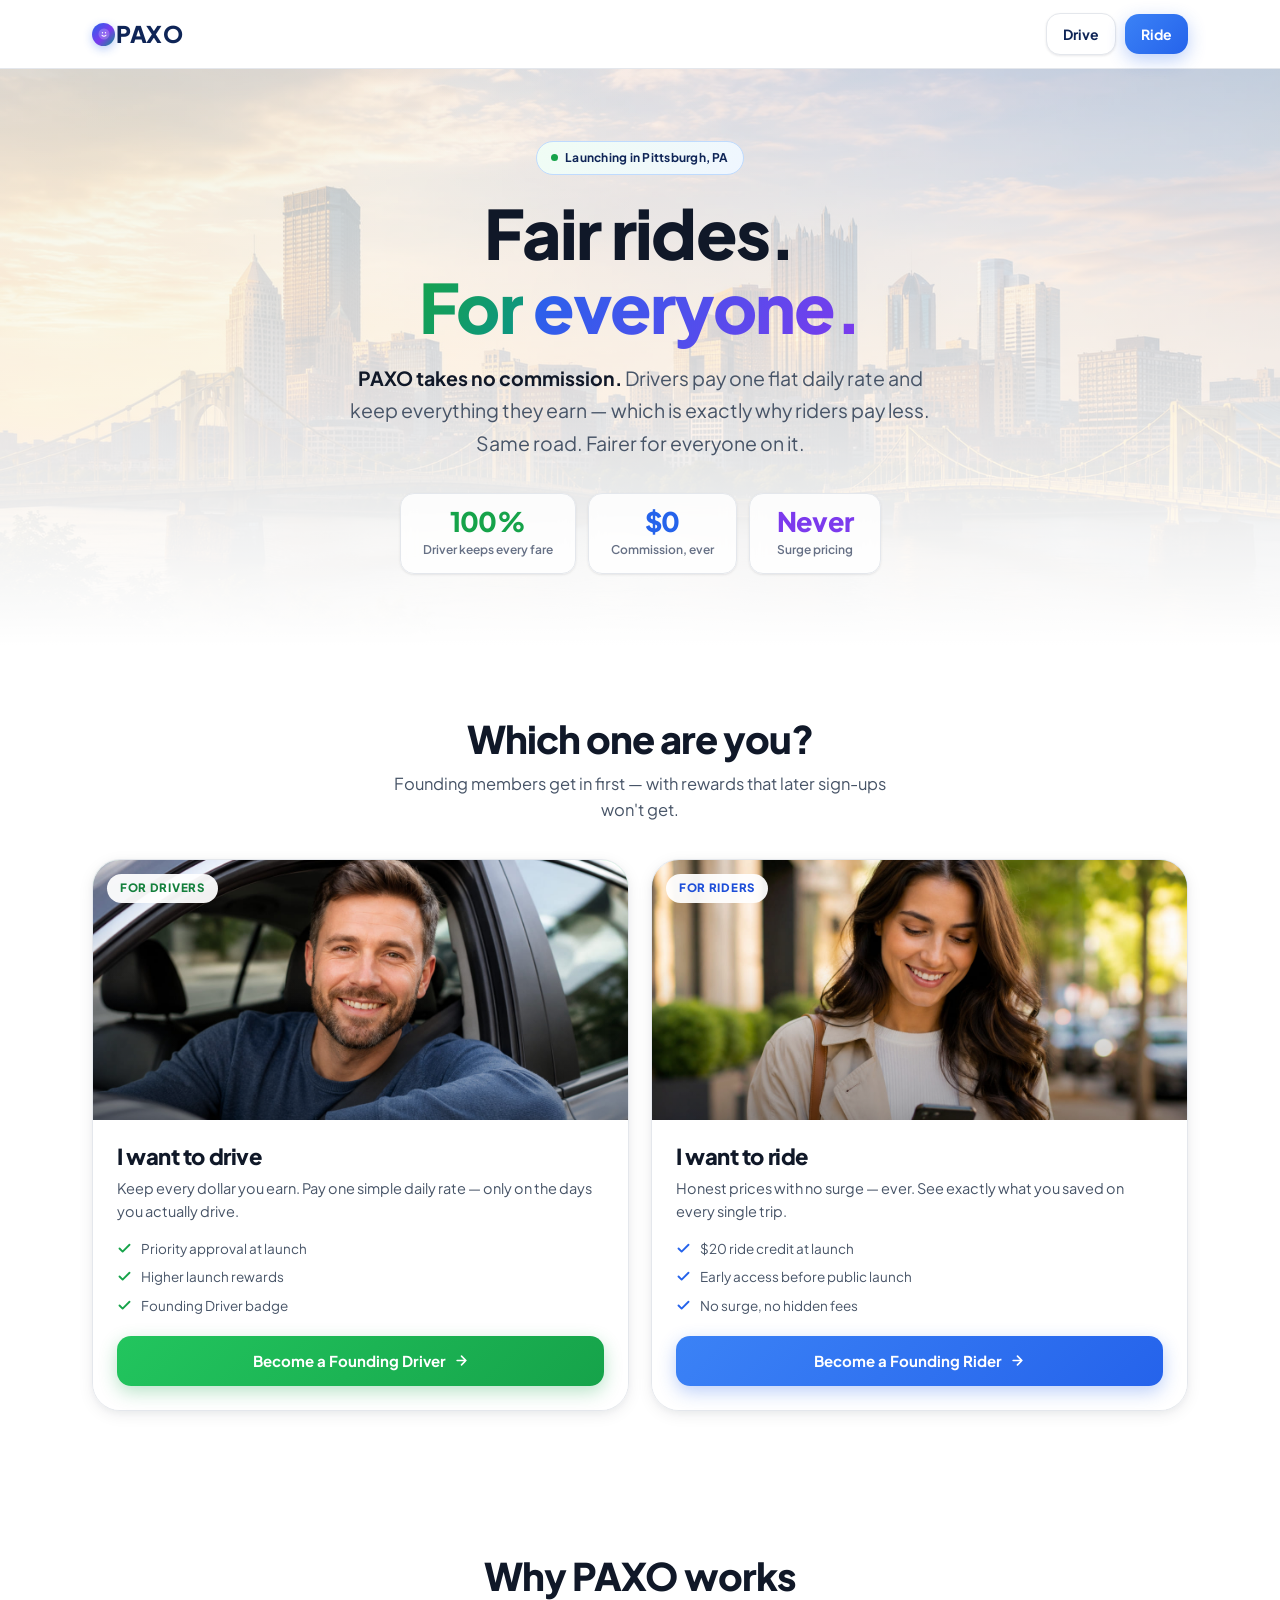
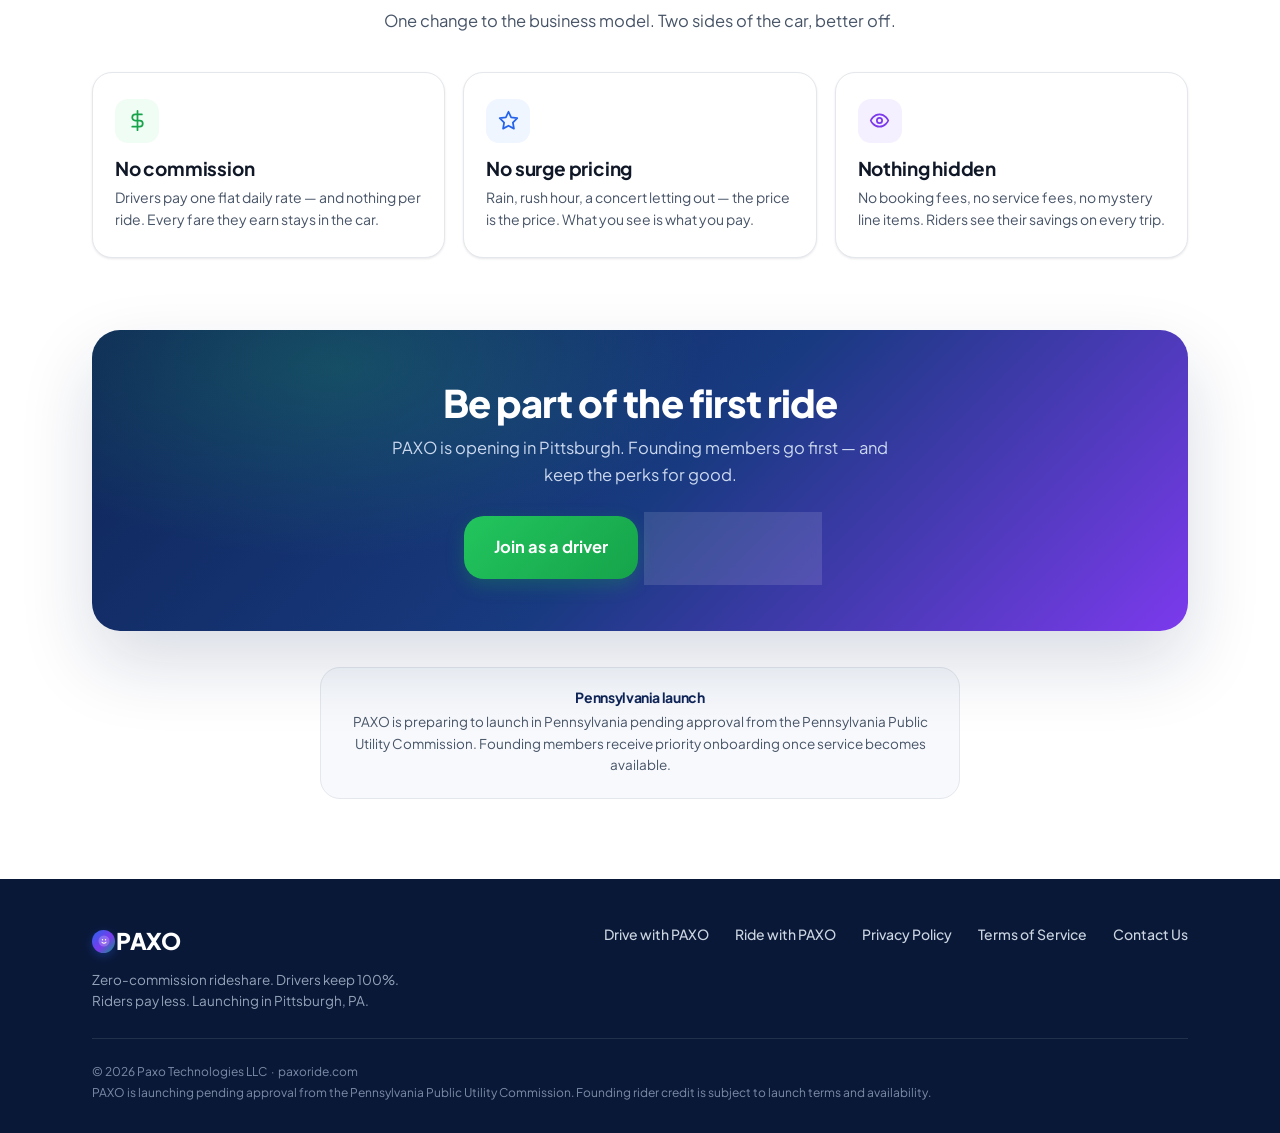
<file: index.html>
<!DOCTYPE html>
<html lang="en">
<head>
<meta charset="UTF-8"/>
<meta name="viewport" content="width=device-width, initial-scale=1.0"/>
<title>PAXO — Fair rides. For everyone.</title>
<meta name="description" content="Zero-commission rideshare launching in Pittsburgh. Drivers keep 100% of every fare. Riders pay less with no surge pricing. Join the founding waitlist."/>
<meta property="og:title" content="PAXO — Fair rides. For everyone."/>
<meta property="og:description" content="Drivers keep 100% of every fare. Riders pay less. No commission, no surge. Launching in Pittsburgh."/>
<meta property="og:type" content="website"/>
<link rel="preconnect" href="https://fonts.googleapis.com"/>
<link rel="preconnect" href="https://fonts.gstatic.com" crossorigin/>
<link href="https://fonts.googleapis.com/css2?family=Plus+Jakarta+Sans:wght@400;500;600;700;800&display=swap" rel="stylesheet"/>
<link rel="stylesheet" href="/css/paxo.css"/>
<style>
  .hero{position:relative;overflow:hidden;padding:72px 0 72px;
    background:
      radial-gradient(1100px 620px at 78% -10%, rgba(37,99,235,.13), transparent 60%),
      radial-gradient(900px 560px at 8% 8%, rgba(22,163,74,.11), transparent 62%),
      linear-gradient(180deg,#FBFDFF 0%,#F2F7FD 100%);}
  .hero::before{content:'';position:absolute;inset:0;
    background-image:url('/images/hero-bg.jpg');background-size:cover;background-position:center 62%;
    opacity:.42;pointer-events:none}
  .hero::after{content:'';position:absolute;inset:0;pointer-events:none;
    background:linear-gradient(180deg,rgba(255,255,255,.35) 0%,rgba(255,255,255,.55) 45%,rgba(255,255,255,.88) 82%,#fff 100%)}
  .hero-in{position:relative;z-index:2;text-align:center}
  .hero h1{margin:20px auto 18px;max-width:15ch}
  .hero h1 .g{background:linear-gradient(120deg,var(--dg) 0%,var(--teal) 100%);
    -webkit-background-clip:text;background-clip:text;-webkit-text-fill-color:transparent}
  .hero h1 .b{background:linear-gradient(120deg,var(--rb) 0%,var(--violet) 100%);
    -webkit-background-clip:text;background-clip:text;-webkit-text-fill-color:transparent}
  .hero-sub{font-size:clamp(16px,2.1vw,19.5px);color:var(--slate);max-width:600px;
    margin:0 auto 34px;line-height:1.65}
  .hero-sub b{color:var(--ink);font-weight:700}
  .figs{display:flex;justify-content:center;gap:12px;flex-wrap:wrap}
  .fig{background:rgba(255,255,255,.82);backdrop-filter:blur(8px);border:1px solid var(--hair);
    border-radius:var(--r);padding:14px 22px;box-shadow:var(--shadow-sm);min-width:132px}
  .fig b{display:block;font-size:27px;font-weight:800;letter-spacing:-.03em;line-height:1}
  .fig.g b{color:var(--dg)} .fig.b b{color:var(--rb)} .fig.v b{color:var(--violet)}
  .fig span{font-size:12px;color:var(--mute);font-weight:600;margin-top:5px;display:block}

  .paths{padding:72px 0}
  .paths-head{text-align:center;margin-bottom:36px}
  .paths-head h2{margin-bottom:11px}
  .paths-head p{color:var(--slate);font-size:16.5px;max-width:520px;margin:0 auto}
  .path-grid{display:grid;grid-template-columns:1fr 1fr;gap:22px}
  .path{position:relative;border-radius:var(--r-xl);overflow:hidden;text-decoration:none;color:inherit;
    display:flex;flex-direction:column;border:1px solid var(--hair);box-shadow:var(--shadow);
    transition:transform .22s cubic-bezier(.4,0,.2,1),box-shadow .22s}
  .path:hover{transform:translateY(-5px);box-shadow:var(--shadow-lg)}
  .path:focus-visible{outline:3px solid var(--rb);outline-offset:3px}
  .path-img{height:260px;position:relative;overflow:hidden}
  .path-img.d{background:linear-gradient(135deg,#DCFCE7,#86EFAC)}
  .path-img.r{background:linear-gradient(135deg,#DBEAFE,#93C5FD)}
  .path-img img{width:100%;height:100%;object-fit:cover;object-position:center 30%;display:block}
  .path-img::after{content:'';position:absolute;inset:0;
    background:linear-gradient(180deg,transparent 40%,rgba(0,0,0,.28) 100%)}
  .path-tag{position:absolute;top:14px;left:14px;z-index:2;background:rgba(255,255,255,.94);
    border-radius:100px;padding:5px 13px;font-size:11.5px;font-weight:800;letter-spacing:.06em;text-transform:uppercase}
  .path-tag.d{color:var(--dg-dk)} .path-tag.r{color:var(--rb-dk)}
  .path-body{padding:24px;background:var(--paper);flex:1;display:flex;flex-direction:column}
  .path-body h3{font-size:22px;font-weight:800;margin-bottom:8px;letter-spacing:-.02em}
  .path-body>p{font-size:14.5px;color:var(--slate);line-height:1.6;margin-bottom:16px}
  .path-list{list-style:none;margin-bottom:20px;display:grid;gap:8px}
  .path-list li{font-size:13.5px;color:var(--slate);display:flex;gap:9px;align-items:flex-start;line-height:1.5}
  .path-list li svg{flex-shrink:0;margin-top:2px}
  .path-cta{margin-top:auto}

  .why{padding:72px 0}
  .why-head{text-align:center;margin-bottom:38px}
  .why-head h2{margin-bottom:11px}
  .why-head p{color:var(--slate);font-size:16.5px;max-width:560px;margin:0 auto}
  .why-grid{display:grid;grid-template-columns:repeat(3,1fr);gap:18px}
  .why-card{padding:26px 22px;border-radius:var(--r-lg);border:1px solid var(--hair);
    background:var(--paper);box-shadow:var(--shadow-sm)}
  .why-ico{width:44px;height:44px;border-radius:13px;display:flex;align-items:center;
    justify-content:center;margin-bottom:15px}
  .why-card h3{margin-bottom:7px}
  .why-card p{font-size:14px;color:var(--slate);line-height:1.6}

  .band{background:linear-gradient(135deg,var(--navy) 0%,#183A80 52%,var(--violet) 100%);
    border-radius:var(--r-xl);padding:52px 40px;text-align:center;color:#fff;position:relative;
    overflow:hidden;box-shadow:var(--shadow-xl)}
  .band::before{content:'';position:absolute;inset:0;
    background:radial-gradient(620px 320px at 22% 12%,rgba(34,197,94,.22),transparent 60%)}
  .band>*{position:relative;z-index:1}
  .band h2{margin-bottom:12px}
  .band p{color:#CBD8EE;font-size:16.5px;max-width:520px;margin:0 auto 28px;line-height:1.6}
  .band-btns{display:flex;gap:12px;justify-content:center;flex-wrap:wrap}
  .band .btn-ghost{background:rgba(255,255,255,.12);color:#fff;border-color:rgba(255,255,255,.26);backdrop-filter:blur(6px)}
  .band .btn-ghost:hover{background:rgba(255,255,255,.2);border-color:rgba(255,255,255,.45)}

  .puc{margin:36px auto 0;max-width:640px;text-align:center;background:var(--wash);
    border:1px solid var(--hair);border-radius:var(--r-lg);padding:22px 26px}
  .puc h4{font-size:14px;font-weight:700;color:var(--navy);margin-bottom:6px}
  .puc p{font-size:13.5px;color:var(--slate);line-height:1.6}

  @media(max-width:860px){.why-grid{grid-template-columns:1fr}.path-grid{grid-template-columns:1fr}}
  @media(max-width:640px){.hero{padding:48px 0}.band{padding:38px 24px}.paths,.why{padding:48px 0}}
</style>
</head>
<body>

<nav class="nav">
  <div class="nav-in">
    <a class="logo" href="/">
      <span class="logo-txt">
        <span class="logo-pin">
          <svg viewBox="0 0 24 24" fill="none" aria-hidden="true">
            <circle cx="12" cy="12" r="11" fill="rgba(255,255,255,.22)"/>
            <path d="M8 14.5c1.2 1.4 2.5 2 4 2s2.8-.6 4-2" stroke="#fff" stroke-width="2.2" stroke-linecap="round"/>
            <circle cx="9" cy="9.5" r="1.4" fill="#fff"/><circle cx="15" cy="9.5" r="1.4" fill="#fff"/>
          </svg>
        </span>PAX<span style="letter-spacing:-.04em">O</span>
      </span>
    </a>
    <div style="display:flex;gap:9px;align-items:center">
      <a class="btn btn-ghost" href="/driver" style="padding:9px 16px;font-size:14px">Drive</a>
      <a class="btn btn-ride" href="/rider" style="padding:9px 16px;font-size:14px">Ride</a>
    </div>
  </div>
</nav>

<header class="hero">
  <div class="shell hero-in">
    <span class="pill pill-live">Launching in Pittsburgh, PA</span>
    <h1>Fair rides.<br/><span class="g">For</span> <span class="b">everyone.</span></h1>
    <p class="hero-sub">
      <b>PAXO takes no commission.</b> Drivers pay one flat daily rate and keep
      everything they earn — which is exactly why riders pay less. Same road.
      Fairer for everyone on it.
    </p>
    <div class="figs">
      <div class="fig g"><b>100%</b><span>Driver keeps every fare</span></div>
      <div class="fig b"><b>$0</b><span>Commission, ever</span></div>
      <div class="fig v"><b>Never</b><span>Surge pricing</span></div>
    </div>
  </div>
</header>

<section class="paths">
  <div class="shell">
    <div class="paths-head">
      <h2>Which one are you?</h2>
      <p>Founding members get in first — with rewards that later sign-ups won't get.</p>
    </div>
    <div class="path-grid">
      <a class="path" href="/driver">
        <div class="path-img d">
          <span class="path-tag d">For drivers</span>
          <img src="/images/driver.jpg" alt="" onerror="this.style.display='none'"/>
        </div>
        <div class="path-body">
          <h3>I want to drive</h3>
          <p>Keep every dollar you earn. Pay one simple daily rate — only on the days you actually drive.</p>
          <ul class="path-list">
            <li><svg width="15" height="15" viewBox="0 0 24 24" fill="none" stroke="#16A34A" stroke-width="3" stroke-linecap="round" stroke-linejoin="round"><path d="M20 6L9 17l-5-5"/></svg> Priority approval at launch</li>
            <li><svg width="15" height="15" viewBox="0 0 24 24" fill="none" stroke="#16A34A" stroke-width="3" stroke-linecap="round" stroke-linejoin="round"><path d="M20 6L9 17l-5-5"/></svg> Higher launch rewards</li>
            <li><svg width="15" height="15" viewBox="0 0 24 24" fill="none" stroke="#16A34A" stroke-width="3" stroke-linecap="round" stroke-linejoin="round"><path d="M20 6L9 17l-5-5"/></svg> Founding Driver badge</li>
          </ul>
          <span class="btn btn-drive btn-full path-cta">Become a Founding Driver
            <svg width="15" height="15" viewBox="0 0 24 24" fill="none" stroke="currentColor" stroke-width="2.6" stroke-linecap="round" stroke-linejoin="round"><path d="M5 12h14M12 5l7 7-7 7"/></svg>
          </span>
        </div>
      </a>
      <a class="path" href="/rider">
        <div class="path-img r">
          <span class="path-tag r">For riders</span>
          <img src="/images/rider.jpg" alt="" onerror="this.style.display='none'"/>
        </div>
        <div class="path-body">
          <h3>I want to ride</h3>
          <p>Honest prices with no surge — ever. See exactly what you saved on every single trip.</p>
          <ul class="path-list">
            <li><svg width="15" height="15" viewBox="0 0 24 24" fill="none" stroke="#2563EB" stroke-width="3" stroke-linecap="round" stroke-linejoin="round"><path d="M20 6L9 17l-5-5"/></svg> $20 ride credit at launch</li>
            <li><svg width="15" height="15" viewBox="0 0 24 24" fill="none" stroke="#2563EB" stroke-width="3" stroke-linecap="round" stroke-linejoin="round"><path d="M20 6L9 17l-5-5"/></svg> Early access before public launch</li>
            <li><svg width="15" height="15" viewBox="0 0 24 24" fill="none" stroke="#2563EB" stroke-width="3" stroke-linecap="round" stroke-linejoin="round"><path d="M20 6L9 17l-5-5"/></svg> No surge, no hidden fees</li>
          </ul>
          <span class="btn btn-ride btn-full path-cta">Become a Founding Rider
            <svg width="15" height="15" viewBox="0 0 24 24" fill="none" stroke="currentColor" stroke-width="2.6" stroke-linecap="round" stroke-linejoin="round"><path d="M5 12h14M12 5l7 7-7 7"/></svg>
          </span>
        </div>
      </a>
    </div>
  </div>
</section>

<section class="why">
  <div class="shell">
    <div class="why-head">
      <h2>Why PAXO works</h2>
      <p>One change to the business model. Two sides of the car, better off.</p>
    </div>
    <div class="why-grid">
      <div class="why-card">
        <div class="why-ico" style="background:var(--dg-wash)">
          <svg width="21" height="21" viewBox="0 0 24 24" fill="none" stroke="#16A34A" stroke-width="2" stroke-linecap="round" stroke-linejoin="round">
            <line x1="12" y1="1" x2="12" y2="23"/><path d="M17 5H9.5a3.5 3.5 0 0 0 0 7h5a3.5 3.5 0 0 1 0 7H6"/></svg>
        </div>
        <h3>No commission</h3>
        <p>Drivers pay one flat daily rate — and nothing per ride. Every fare they earn stays in the car.</p>
      </div>
      <div class="why-card">
        <div class="why-ico" style="background:var(--rb-wash)">
          <svg width="21" height="21" viewBox="0 0 24 24" fill="none" stroke="#2563EB" stroke-width="2" stroke-linecap="round" stroke-linejoin="round">
            <path d="M12 2l3 6.5 7 .9-5 4.9 1.2 7-6.2-3.3L5.8 21.3 7 14.3 2 9.4l7-.9L12 2z"/></svg>
        </div>
        <h3>No surge pricing</h3>
        <p>Rain, rush hour, a concert letting out — the price is the price. What you see is what you pay.</p>
      </div>
      <div class="why-card">
        <div class="why-ico" style="background:#F5F0FF">
          <svg width="21" height="21" viewBox="0 0 24 24" fill="none" stroke="#7C3AED" stroke-width="2" stroke-linecap="round" stroke-linejoin="round">
            <path d="M2 12s3-7 10-7 10 7 10 7-3 7-10 7-10-7-10-7z"/><circle cx="12" cy="12" r="3"/></svg>
        </div>
        <h3>Nothing hidden</h3>
        <p>No booking fees, no service fees, no mystery line items. Riders see their savings on every trip.</p>
      </div>
    </div>
  </div>
</section>

<section class="shell" style="padding-bottom:10px">
  <div class="band">
    <h2>Be part of the first ride</h2>
    <p>PAXO is opening in Pittsburgh. Founding members go first — and keep the perks for good.</p>
    <div class="band-btns">
      <a class="btn btn-drive btn-lg" href="/driver">Join as a driver</a>
      <a class="btn btn-ghost btn-lg" href="/rider">Join as a rider</a>
    </div>
  </div>
  <div class="puc">
    <h4>Pennsylvania launch</h4>
    <p>PAXO is preparing to launch in Pennsylvania pending approval from the Pennsylvania Public Utility Commission. Founding members receive priority onboarding once service becomes available.</p>
  </div>
</section>

<footer class="foot">
  <div class="shell">
    <div class="foot-grid">
      <div>
        <span class="logo-txt" style="color:#fff">
          <span class="logo-pin">
            <svg viewBox="0 0 24 24" fill="none" aria-hidden="true">
              <circle cx="12" cy="12" r="11" fill="rgba(255,255,255,.22)"/>
              <path d="M8 14.5c1.2 1.4 2.5 2 4 2s2.8-.6 4-2" stroke="#fff" stroke-width="2.2" stroke-linecap="round"/>
              <circle cx="9" cy="9.5" r="1.4" fill="#fff"/><circle cx="15" cy="9.5" r="1.4" fill="#fff"/></svg>
          </span>PAXO
        </span>
        <p class="foot-tag">Zero-commission rideshare. Drivers keep 100%. Riders pay less. Launching in Pittsburgh, PA.</p>
      </div>
      <div class="foot-links">
        <a href="/driver">Drive with PAXO</a>
        <a href="/rider">Ride with PAXO</a>
        <a href="/privacy">Privacy Policy</a>
        <a href="/terms">Terms of Service</a>
        <a href="mailto:hello@paxoride.com">Contact Us</a>
      </div>
    </div>
    <div class="foot-legal">
      &copy; 2026 Paxo Technologies LLC &nbsp;·&nbsp; paxoride.com<br/>
      PAXO is launching pending approval from the Pennsylvania Public Utility Commission.
      Founding rider credit is subject to launch terms and availability.
    </div>
  </div>
</footer>

</body>
</html>
</file>
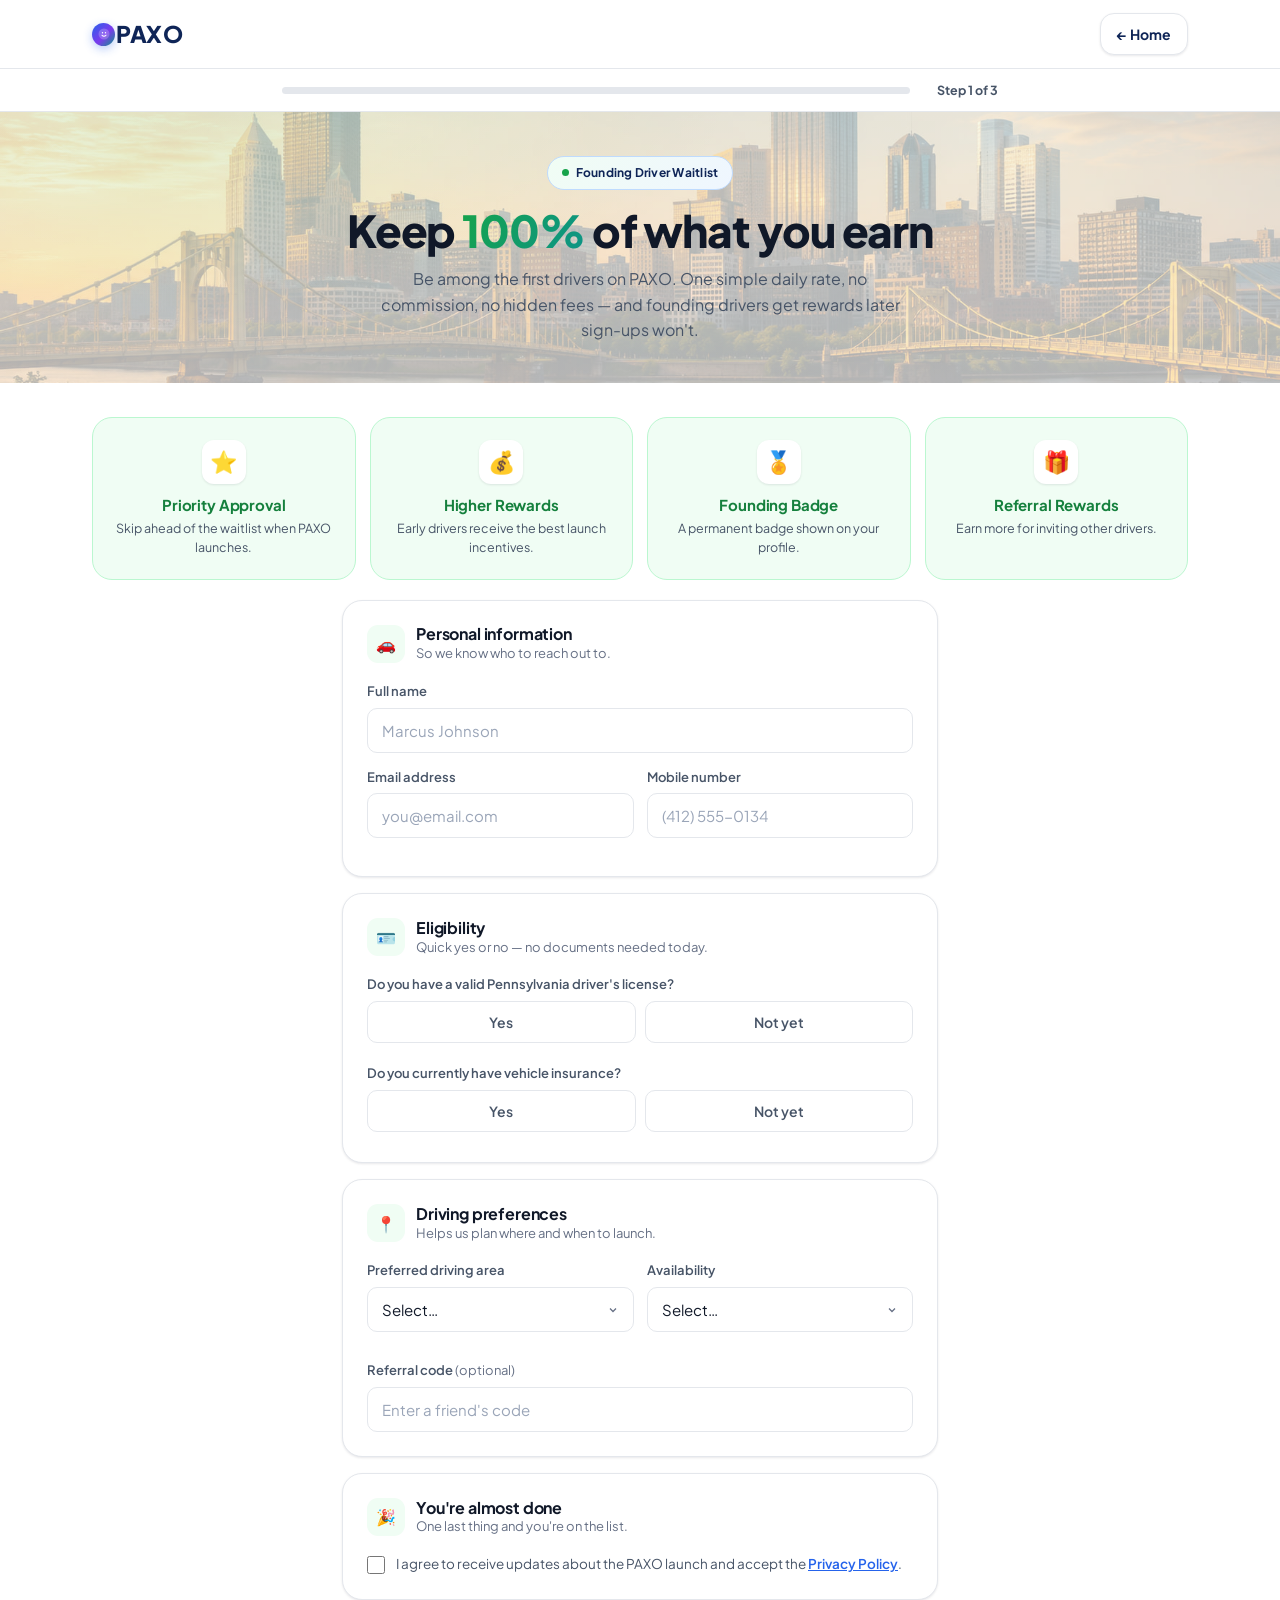
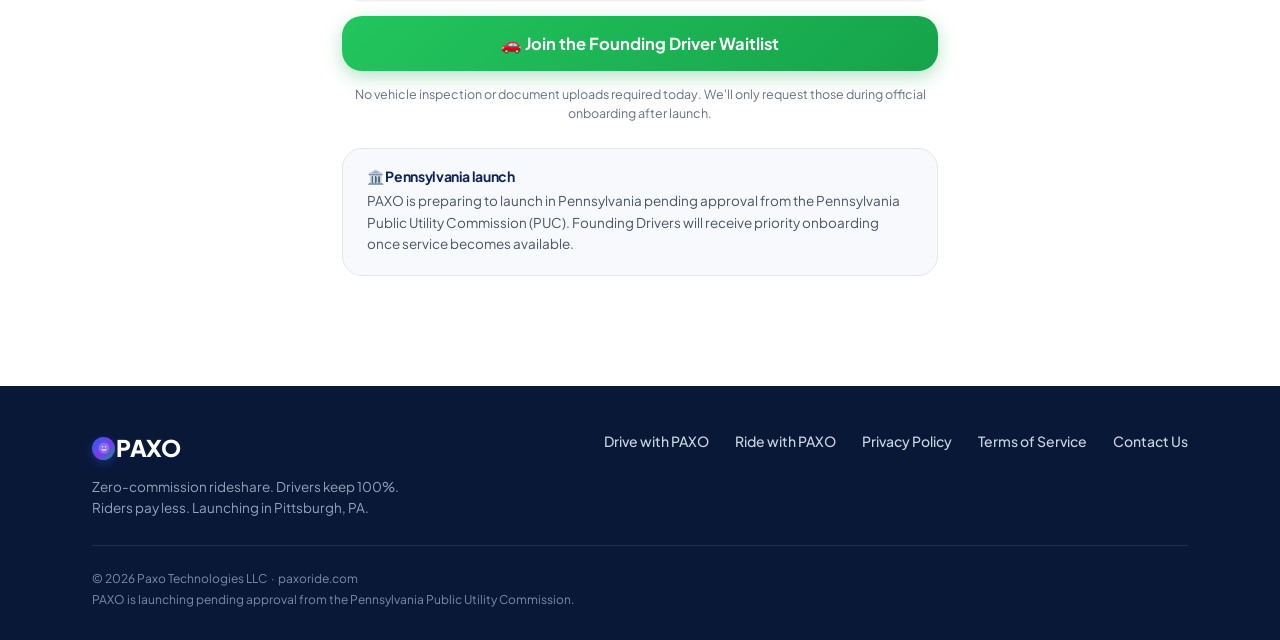
<file: driver.html>
<!DOCTYPE html>
<html lang="en">
<head>
<meta charset="UTF-8"/>
<meta name="viewport" content="width=device-width, initial-scale=1.0"/>
<title>Become a Founding Driver — PAXO</title>
<meta name="description" content="Join PAXO as a founding driver in Pittsburgh. Keep 100% of every fare, pay one simple daily rate. Priority approval and launch rewards for early drivers."/>
<link rel="preconnect" href="https://fonts.googleapis.com"/>
<link rel="preconnect" href="https://fonts.gstatic.com" crossorigin/>
<link href="https://fonts.googleapis.com/css2?family=Plus+Jakarta+Sans:wght@400;500;600;700;800&display=swap" rel="stylesheet"/>
<link rel="stylesheet" href="/css/paxo.css"/>
<style>
  .head{position:relative;overflow:hidden;padding:44px 0 40px;
    background:radial-gradient(900px 420px at 15% -10%,rgba(22,163,74,.14),transparent 60%),
      linear-gradient(180deg,#F3FBF5 0%,#FFFFFF 100%)}
  .head::before{content:'';position:absolute;inset:0;background-image:url('/images/hero-bg.jpg');
    background-size:cover;background-position:center 60%;opacity:.30;pointer-events:none}
  .head-in{position:relative;z-index:2;text-align:center;max-width:660px;margin:0 auto}
  .head h1{font-size:clamp(30px,4.6vw,44px);margin:16px 0 12px}
  .head h1 .g{background:linear-gradient(120deg,var(--dg),var(--teal));
    -webkit-background-clip:text;background-clip:text;-webkit-text-fill-color:transparent}
  .head p{font-size:16px;color:var(--slate);line-height:1.6;max-width:520px;margin:0 auto}

  .benefits{padding:34px 0 6px}
  .ben-grid{display:grid;grid-template-columns:repeat(4,1fr);gap:14px}
  .ben{padding:22px 18px;border-radius:var(--r-lg);border:1px solid var(--dg-line);
    background:var(--dg-wash);text-align:center}
  .ben-ico{width:44px;height:44px;border-radius:12px;background:#fff;display:flex;
    align-items:center;justify-content:center;margin:0 auto 13px;box-shadow:var(--shadow-sm);font-size:22px}
  .ben h3{font-size:15px;font-weight:700;margin-bottom:6px;color:var(--dg-dk)}
  .ben p{font-size:12.5px;color:var(--slate);line-height:1.5}

  .form-wrap{max-width:640px;margin:0 auto;padding:14px 22px 40px}
  .submit-note{text-align:center;font-size:12.5px;color:var(--mute);line-height:1.55;margin-top:14px}

  .info-card{max-width:640px;margin:8px auto 0;background:var(--wash);border:1px solid var(--hair);
    border-radius:var(--r-lg);padding:20px 24px}
  .info-card h4{font-size:14px;font-weight:700;color:var(--navy);margin-bottom:6px;
    display:flex;align-items:center;gap:8px}
  .info-card p{font-size:13.5px;color:var(--slate);line-height:1.6}

  /* Success + referral */
  .done{max-width:600px;margin:0 auto;padding:56px 22px 40px;text-align:center}
  .done-tick{width:80px;height:80px;border-radius:50%;margin:0 auto 24px;
    background:linear-gradient(135deg,var(--dg-lt),var(--dg));display:flex;align-items:center;
    justify-content:center;box-shadow:0 12px 34px rgba(22,163,74,.36);
    animation:pop .5s cubic-bezier(.34,1.56,.64,1) both}
  @keyframes pop{from{transform:scale(.4);opacity:0}to{transform:scale(1);opacity:1}}
  .done h1{font-size:clamp(28px,4.4vw,40px);margin-bottom:12px}
  .done>p{font-size:16px;color:var(--slate);line-height:1.65;max-width:440px;margin:0 auto 30px}
  .next{background:var(--paper);border:1px solid var(--hair);border-radius:var(--r-lg);
    box-shadow:var(--shadow-sm);padding:24px;text-align:left;margin-bottom:24px}
  .next h4{font-size:13px;text-transform:uppercase;letter-spacing:.06em;color:var(--mute);
    font-weight:700;margin-bottom:15px}
  .next-item{display:flex;gap:13px;align-items:flex-start;margin-bottom:14px}
  .next-item:last-child{margin-bottom:0}
  .next-item .e{font-size:20px;flex-shrink:0;line-height:1.3}
  .next-item div b{display:block;font-size:14.5px;color:var(--ink);font-weight:700;margin-bottom:2px}
  .next-item div p{font-size:13px;color:var(--slate);line-height:1.5}

  .share{background:linear-gradient(135deg,var(--dg-wash),#fff);border:1px solid var(--dg-line);
    border-radius:var(--r-lg);padding:24px;text-align:center}
  .share h4{font-size:17px;font-weight:800;margin-bottom:6px;color:var(--ink)}
  .share>p{font-size:13.5px;color:var(--slate);line-height:1.5;margin-bottom:18px}
  .share-btns{display:flex;gap:9px;justify-content:center;flex-wrap:wrap}
  .sbtn{width:46px;height:46px;border-radius:12px;display:flex;align-items:center;justify-content:center;
    border:1px solid var(--hair);background:#fff;cursor:pointer;transition:transform .12s,box-shadow .2s;
    text-decoration:none;box-shadow:var(--shadow-sm)}
  .sbtn:hover{transform:translateY(-2px);box-shadow:var(--shadow)}
  .copy-row{display:flex;gap:8px;margin-top:16px}
  .copy-row input{flex:1;border:1.5px solid var(--hair);border-radius:var(--r-sm);padding:11px 13px;
    font-size:13px;font-family:inherit;color:var(--slate);background:#fff;outline:none}
  .copy-btn{background:var(--dg);color:#fff;border:none;border-radius:var(--r-sm);padding:11px 18px;
    font-size:14px;font-weight:700;cursor:pointer;font-family:inherit;white-space:nowrap}
  .copy-btn:hover{background:var(--dg-dk)}

  @media(max-width:720px){.ben-grid{grid-template-columns:1fr 1fr}}
  @media(max-width:440px){.ben-grid{grid-template-columns:1fr}}
</style>
</head>
<body>

<nav class="nav">
  <div class="nav-in">
    <a class="logo" href="/">
      <span class="logo-txt"><span class="logo-pin">
        <svg viewBox="0 0 24 24" fill="none" aria-hidden="true">
          <circle cx="12" cy="12" r="11" fill="rgba(255,255,255,.22)"/>
          <path d="M8 14.5c1.2 1.4 2.5 2 4 2s2.8-.6 4-2" stroke="#fff" stroke-width="2.2" stroke-linecap="round"/>
          <circle cx="9" cy="9.5" r="1.4" fill="#fff"/><circle cx="15" cy="9.5" r="1.4" fill="#fff"/></svg>
      </span>PAX<span style="letter-spacing:-.04em">O</span></span>
    </a>
    <a class="btn btn-ghost" href="/" style="padding:9px 16px;font-size:14px">← Home</a>
  </div>
</nav>

<!-- ══ FORM FLOW ══ -->
<div id="flow">

  <div class="prog-wrap">
    <div class="prog-in">
      <div class="prog-track"><div class="prog-fill green" id="prog"></div></div>
      <div class="prog-txt" id="progtxt">Step 1 of 3</div>
    </div>
  </div>

  <header class="head">
    <div class="shell head-in">
      <span class="pill pill-live">Founding Driver Waitlist</span>
      <h1>Keep <span class="g">100%</span> of what you earn</h1>
      <p>Be among the first drivers on PAXO. One simple daily rate, no commission, no hidden fees — and founding drivers get rewards later sign-ups won't.</p>
    </div>
  </header>

  <section class="benefits">
    <div class="shell">
      <div class="ben-grid">
        <div class="ben"><div class="ben-ico">⭐</div><h3>Priority Approval</h3><p>Skip ahead of the waitlist when PAXO launches.</p></div>
        <div class="ben"><div class="ben-ico">💰</div><h3>Higher Rewards</h3><p>Early drivers receive the best launch incentives.</p></div>
        <div class="ben"><div class="ben-ico">🏅</div><h3>Founding Badge</h3><p>A permanent badge shown on your profile.</p></div>
        <div class="ben"><div class="ben-ico">🎁</div><h3>Referral Rewards</h3><p>Earn more for inviting other drivers.</p></div>
      </div>
    </div>
  </section>

  <div class="form-wrap">
    <form name="driver-waitlist" method="POST" data-netlify="true" netlify-honeypot="bot-field"
          onsubmit="return submitForm(event)" oninput="updateProgress()">
      <input type="hidden" name="form-name" value="driver-waitlist"/>
      <p hidden><label>Skip: <input name="bot-field"/></label></p>

      <!-- Personal -->
      <div class="fset">
        <div class="fset-head">
          <div class="fset-ico" style="background:var(--dg-wash)">🚗</div>
          <div><h3>Personal information</h3><p>So we know who to reach out to.</p></div>
        </div>
        <div class="f"><label for="name">Full name</label>
          <input id="name" name="name" type="text" required autocomplete="name" placeholder="Marcus Johnson"/></div>
        <div class="frow">
          <div class="f"><label for="email">Email address</label>
            <input id="email" name="email" type="email" required autocomplete="email" placeholder="you@email.com"/></div>
          <div class="f"><label for="phone">Mobile number</label>
            <input id="phone" name="phone" type="tel" required autocomplete="tel"
                   inputmode="tel" placeholder="(412) 555-0134"
                   pattern="^(\+?1[\s.-]?)?\(?\d{3}\)?[\s.-]?\d{3}[\s.-]?\d{4}$"
                   title="Enter a 10-digit US phone number"
                   oninput="fmtPhone(this)"/>
            <span class="err">Enter a 10-digit US phone number</span></div>
        </div>
      </div>

      <!-- Eligibility -->
      <div class="fset">
        <div class="fset-head">
          <div class="fset-ico" style="background:var(--dg-wash)">🪪</div>
          <div><h3>Eligibility</h3><p>Quick yes or no — no documents needed today.</p></div>
        </div>
        <div class="f">
          <label>Do you have a valid Pennsylvania driver's license?</label>
          <div class="opts opts-green">
            <label class="opt-btn"><input type="radio" name="valid_license" value="Yes" required/><span>Yes</span></label>
            <label class="opt-btn"><input type="radio" name="valid_license" value="Not yet"/><span>Not yet</span></label>
          </div>
        </div>
        <div class="f" style="margin-top:14px">
          <label>Do you currently have vehicle insurance?</label>
          <div class="opts opts-green">
            <label class="opt-btn"><input type="radio" name="has_insurance" value="Yes" required/><span>Yes</span></label>
            <label class="opt-btn"><input type="radio" name="has_insurance" value="Not yet"/><span>Not yet</span></label>
          </div>
        </div>
      </div>

      <!-- Preferences -->
      <div class="fset">
        <div class="fset-head">
          <div class="fset-ico" style="background:var(--dg-wash)">📍</div>
          <div><h3>Driving preferences</h3><p>Helps us plan where and when to launch.</p></div>
        </div>
        <div class="frow">
          <div class="f"><label for="area">Preferred driving area</label>
            <select id="area" name="preferred_area" required>
              <option value="">Select…</option>
              <option>Downtown Pittsburgh</option><option>Oakland</option><option>Robinson</option>
              <option>Cranberry</option><option>Monroeville</option><option>Airport</option>
              <option>South Hills</option><option>North Hills</option><option>Other</option>
            </select></div>
          <div class="f"><label for="avail">Availability</label>
            <select id="avail" name="availability" required onchange="toggleStart()">
              <option value="">Select…</option>
              <option>Full-time</option><option>Part-time</option>
              <option>Weekends only</option><option>Flexible</option>
            </select></div>
        </div>
        <div class="reveal" id="startReveal">
          <div class="f">
            <label>When can you start driving?</label>
            <div class="opts opts-green">
              <label class="opt-btn"><input type="radio" name="start_when" value="Immediately"/><span>Immediately</span></label>
              <label class="opt-btn"><input type="radio" name="start_when" value="Within 30 days"/><span>Within 30 days</span></label>
              <label class="opt-btn"><input type="radio" name="start_when" value="After launch"/><span>After launch</span></label>
            </div>
          </div>
        </div>
        <div class="f" style="margin-top:14px"><label for="dref">Referral code <span class="opt">(optional)</span></label>
          <input id="dref" name="referral_code" type="text" placeholder="Enter a friend's code"/></div>
      </div>

      <!-- Agreement -->
      <div class="fset">
        <div class="fset-head">
          <div class="fset-ico" style="background:var(--dg-wash)">🎉</div>
          <div><h3>You're almost done</h3><p>One last thing and you're on the list.</p></div>
        </div>
        <label class="consent">
          <input type="checkbox" name="consent" required/>
          <span>I agree to receive updates about the PAXO launch and accept the
          <a href="/privacy" target="_blank" rel="noopener">Privacy Policy</a>.</span>
        </label>
      </div>

      <button class="btn btn-drive btn-lg btn-full" type="submit">🚗 Join the Founding Driver Waitlist</button>
      <p class="submit-note">No vehicle inspection or document uploads required today. We'll only request those during official onboarding after launch.</p>
    </form>

    <div class="info-card" style="margin-top:24px">
      <h4>🏛️ Pennsylvania launch</h4>
      <p>PAXO is preparing to launch in Pennsylvania pending approval from the Pennsylvania Public Utility Commission (PUC). Founding Drivers will receive priority onboarding once service becomes available.</p>
    </div>
  </div>
</div>

<!-- ══ SUCCESS ══ -->
<div class="done" id="done" hidden>
  <div class="done-tick">
    <svg width="38" height="38" viewBox="0 0 24 24" fill="none" stroke="#fff" stroke-width="3" stroke-linecap="round" stroke-linejoin="round"><path d="M20 6L9 17l-5-5"/></svg>
  </div>
  <h1>You're in!</h1>
  <p>Welcome to the PAXO founding driver community. You'll be among the first to know when PAXO launches in your area.</p>

  <div class="next">
    <h4>What happens next</h4>
    <div class="next-item"><span class="e">📧</span><div><b>Watch your inbox</b><p>We just sent a confirmation email — launch updates come there first.</p></div></div>
    <div class="next-item"><span class="e">🎁</span><div><b>Refer other drivers</b><p>Invite drivers you know to unlock additional founding rewards.</p></div></div>
    <div class="next-item"><span class="e">🚗</span><div><b>You're first in line</b><p>We'll contact you before public onboarding begins.</p></div></div>
  </div>

  <div class="share">
    <h4>Spread the word</h4>
    <p>Know other drivers who'd want a fairer deal? Send them to PAXO.</p>
    <div class="share-btns">
      <a class="sbtn" id="sh-wa" target="_blank" rel="noopener" aria-label="Share on WhatsApp">
        <svg width="22" height="22" viewBox="0 0 24 24" fill="#25D366"><path d="M17.5 14.4c-.3-.1-1.7-.8-2-.9-.3-.1-.5-.1-.6.1-.2.3-.7.9-.9 1-.2.2-.3.2-.6.1-.3-.1-1.2-.5-2.3-1.4-.9-.8-1.4-1.7-1.6-2-.2-.3 0-.5.1-.6l.4-.5c.2-.2.2-.3.3-.5.1-.2 0-.4 0-.5s-.6-1.5-.9-2c-.2-.5-.4-.5-.6-.5h-.5c-.2 0-.5.1-.7.3-.3.3-1 .9-1 2.3s1 2.7 1.2 2.9c.1.2 2 3.1 4.9 4.3.7.3 1.2.5 1.6.6.7.2 1.3.2 1.8.1.5-.1 1.7-.7 1.9-1.4.2-.7.2-1.2.2-1.4-.1-.1-.3-.2-.6-.3zM12 2a10 10 0 00-8.6 15l-1.3 4.7 4.9-1.3A10 10 0 1012 2z"/></svg>
      </a>
      <a class="sbtn" id="sh-fb" target="_blank" rel="noopener" aria-label="Share on Facebook">
        <svg width="22" height="22" viewBox="0 0 24 24" fill="#1877F2"><path d="M24 12a12 12 0 10-13.9 11.9v-8.4H7.1V12h3V9.4c0-3 1.8-4.6 4.5-4.6 1.3 0 2.7.2 2.7.2v2.9h-1.5c-1.5 0-2 .9-2 1.9V12h3.3l-.5 3.5h-2.8v8.4A12 12 0 0024 12z"/></svg>
      </a>
      <a class="sbtn" id="sh-x" target="_blank" rel="noopener" aria-label="Share on X">
        <svg width="19" height="19" viewBox="0 0 24 24" fill="#000"><path d="M18.9 1.2h3.7l-8 9.1L24 22.8h-7.4l-5.8-7.6-6.6 7.6H.5l8.6-9.8L0 1.2h7.6l5.2 6.9zm-1.3 19.4h2L6.5 3.3H4.4z"/></svg>
      </a>
      <a class="sbtn" id="sh-em" aria-label="Share via email">
        <svg width="22" height="22" viewBox="0 0 24 24" fill="none" stroke="#475467" stroke-width="2" stroke-linecap="round" stroke-linejoin="round"><rect x="2" y="4" width="20" height="16" rx="2"/><path d="m22 7-10 5L2 7"/></svg>
      </a>
    </div>
    <div class="copy-row">
      <input id="reflink" type="text" readonly value="https://paxoride.com"/>
      <button class="copy-btn" onclick="copyLink()">Copy</button>
    </div>
  </div>

  <a class="btn btn-ghost btn-lg" href="/" style="margin-top:26px">Back to home</a>
</div>

<footer class="foot">
  <div class="shell">
    <div class="foot-grid">
      <div>
        <span class="logo-txt" style="color:#fff"><span class="logo-pin">
          <svg viewBox="0 0 24 24" fill="none" aria-hidden="true">
            <circle cx="12" cy="12" r="11" fill="rgba(255,255,255,.22)"/>
            <path d="M8 14.5c1.2 1.4 2.5 2 4 2s2.8-.6 4-2" stroke="#fff" stroke-width="2.2" stroke-linecap="round"/>
            <circle cx="9" cy="9.5" r="1.4" fill="#fff"/><circle cx="15" cy="9.5" r="1.4" fill="#fff"/></svg>
        </span>PAXO</span>
        <p class="foot-tag">Zero-commission rideshare. Drivers keep 100%. Riders pay less. Launching in Pittsburgh, PA.</p>
      </div>
      <div class="foot-links">
        <a href="/driver">Drive with PAXO</a><a href="/rider">Ride with PAXO</a>
        <a href="/privacy">Privacy Policy</a><a href="/terms">Terms of Service</a>
        <a href="mailto:hello@paxoride.com">Contact Us</a>
      </div>
    </div>
    <div class="foot-legal">
      &copy; 2026 Paxo Technologies LLC &nbsp;·&nbsp; paxoride.com<br/>
      PAXO is launching pending approval from the Pennsylvania Public Utility Commission.
    </div>
  </div>
</footer>

<script>
  const SHARE_MSG = "I just joined PAXO — a new rideshare launching in Pittsburgh where drivers keep 100% of their fare. Join the founding waitlist:";
  const SHARE_URL = "https://paxoride.com";

  function toggleStart(){
    const v = document.getElementById('avail').value;
    document.getElementById('startReveal').classList.toggle('open', v === 'Full-time');
  }


  // Auto-format US phone as (412) 555-0134 while typing
  function fmtPhone(el){
    var d = el.value.replace(/\D/g,'');
    if(d.length && d[0]==='1') d = d.slice(1);   // tolerate a leading 1
    d = d.slice(0,10);
    var out = d;
    if(d.length > 6)      out = '(' + d.slice(0,3) + ') ' + d.slice(3,6) + '-' + d.slice(6);
    else if(d.length > 3) out = '(' + d.slice(0,3) + ') ' + d.slice(3);
    else if(d.length > 0) out = '(' + d;
    el.value = out;
  }

  function updateProgress(){
    const form = document.querySelector('form');
    const required = form.querySelectorAll('[required]');
    let filled = 0;
    required.forEach(el=>{
      if(el.type==='radio'){
        if(form.querySelector(`[name="${el.name}"]:checked`)) filled++;
      } else if(el.type==='checkbox'){
        if(el.checked) filled++;
      } else if(el.value.trim()) filled++;
    });
    // de-dupe radio groups
    const radioNames = new Set();
    let radioFilled = 0, radioTotal = 0;
    form.querySelectorAll('input[type=radio][required]').forEach(r=>{
      if(!radioNames.has(r.name)){ radioNames.add(r.name); radioTotal++;
        if(form.querySelector(`[name="${r.name}"]:checked`)) radioFilled++; }
    });
    const nonRadio = form.querySelectorAll('input[required]:not([type=radio]), select[required]');
    let nrFilled=0;
    nonRadio.forEach(el=>{ if(el.type==='checkbox'){if(el.checked)nrFilled++;} else if(el.value.trim())nrFilled++; });
    const total = radioTotal + nonRadio.length;
    const done = radioFilled + nrFilled;
    const pct = Math.round((done/total)*100);
    document.getElementById('prog').style.width = pct+'%';
    const step = pct<40?1:(pct<80?2:3);
    document.getElementById('progtxt').textContent = pct>=100 ? 'Ready!' : `Step ${step} of 3`;
  }

  function submitForm(evt){
    evt.preventDefault();
    const form = evt.target;
    const btn = form.querySelector('button[type=submit]');
    btn.disabled = true; btn.textContent = 'Joining…';
    fetch('/', {method:'POST',headers:{'Content-Type':'application/x-www-form-urlencoded'},
      body:new URLSearchParams(new FormData(form)).toString()})
    .then(()=>{ document.getElementById('flow').hidden = true;
      document.getElementById('done').hidden = false;
      window.scrollTo({top:0,behavior:'instant'}); })
    .catch(()=>{ btn.textContent='Something went wrong — try again'; btn.disabled=false; });
    return false;
  }

  // Share links
  document.getElementById('sh-wa').href = `https://wa.me/?text=${encodeURIComponent(SHARE_MSG+' '+SHARE_URL)}`;
  document.getElementById('sh-fb').href = `https://www.facebook.com/sharer/sharer.php?u=${encodeURIComponent(SHARE_URL)}`;
  document.getElementById('sh-x').href  = `https://twitter.com/intent/tweet?text=${encodeURIComponent(SHARE_MSG)}&url=${encodeURIComponent(SHARE_URL)}`;
  document.getElementById('sh-em').href = `mailto:?subject=${encodeURIComponent('Check out PAXO')}&body=${encodeURIComponent(SHARE_MSG+' '+SHARE_URL)}`;

  function copyLink(){
    const inp = document.getElementById('reflink');
    inp.select(); document.execCommand('copy');
    const b = event.target; const t=b.textContent; b.textContent='Copied!';
    setTimeout(()=>b.textContent=t,1600);
  }
</script>
</body>
</html>
</file>
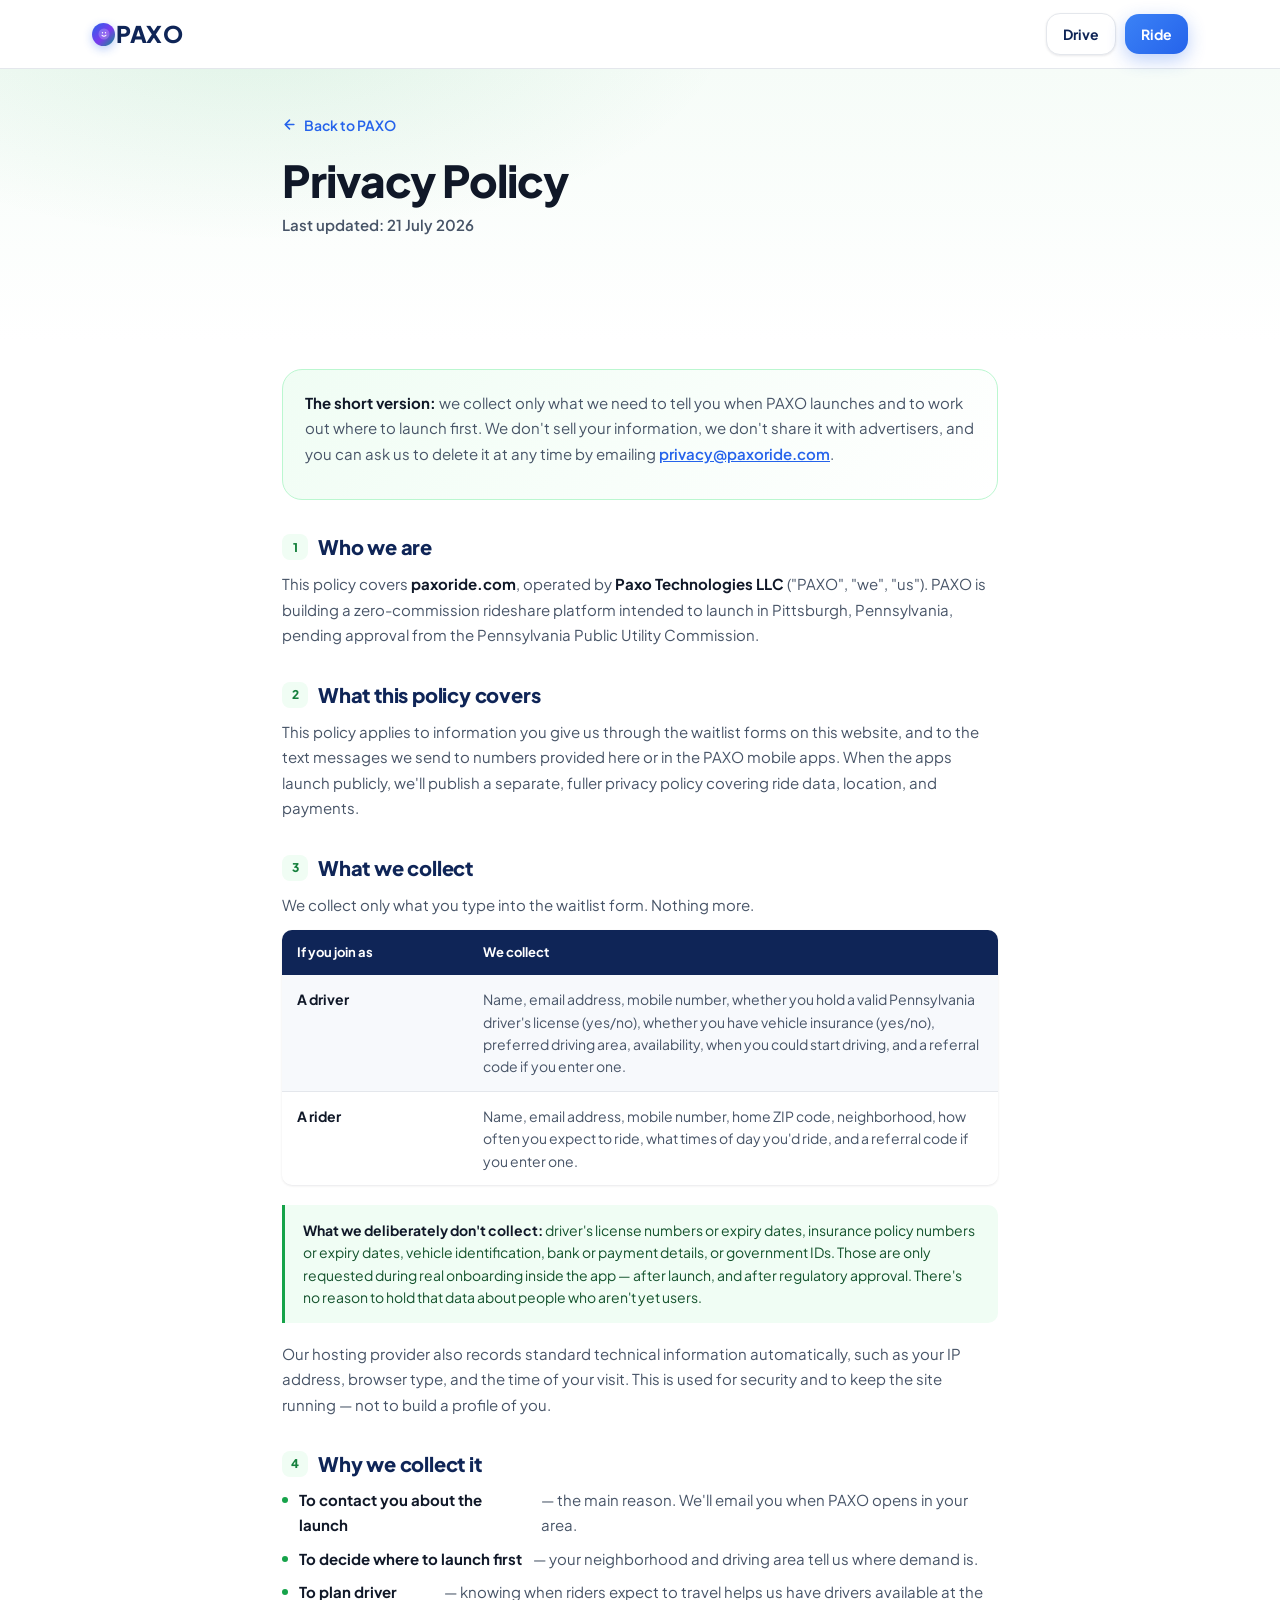
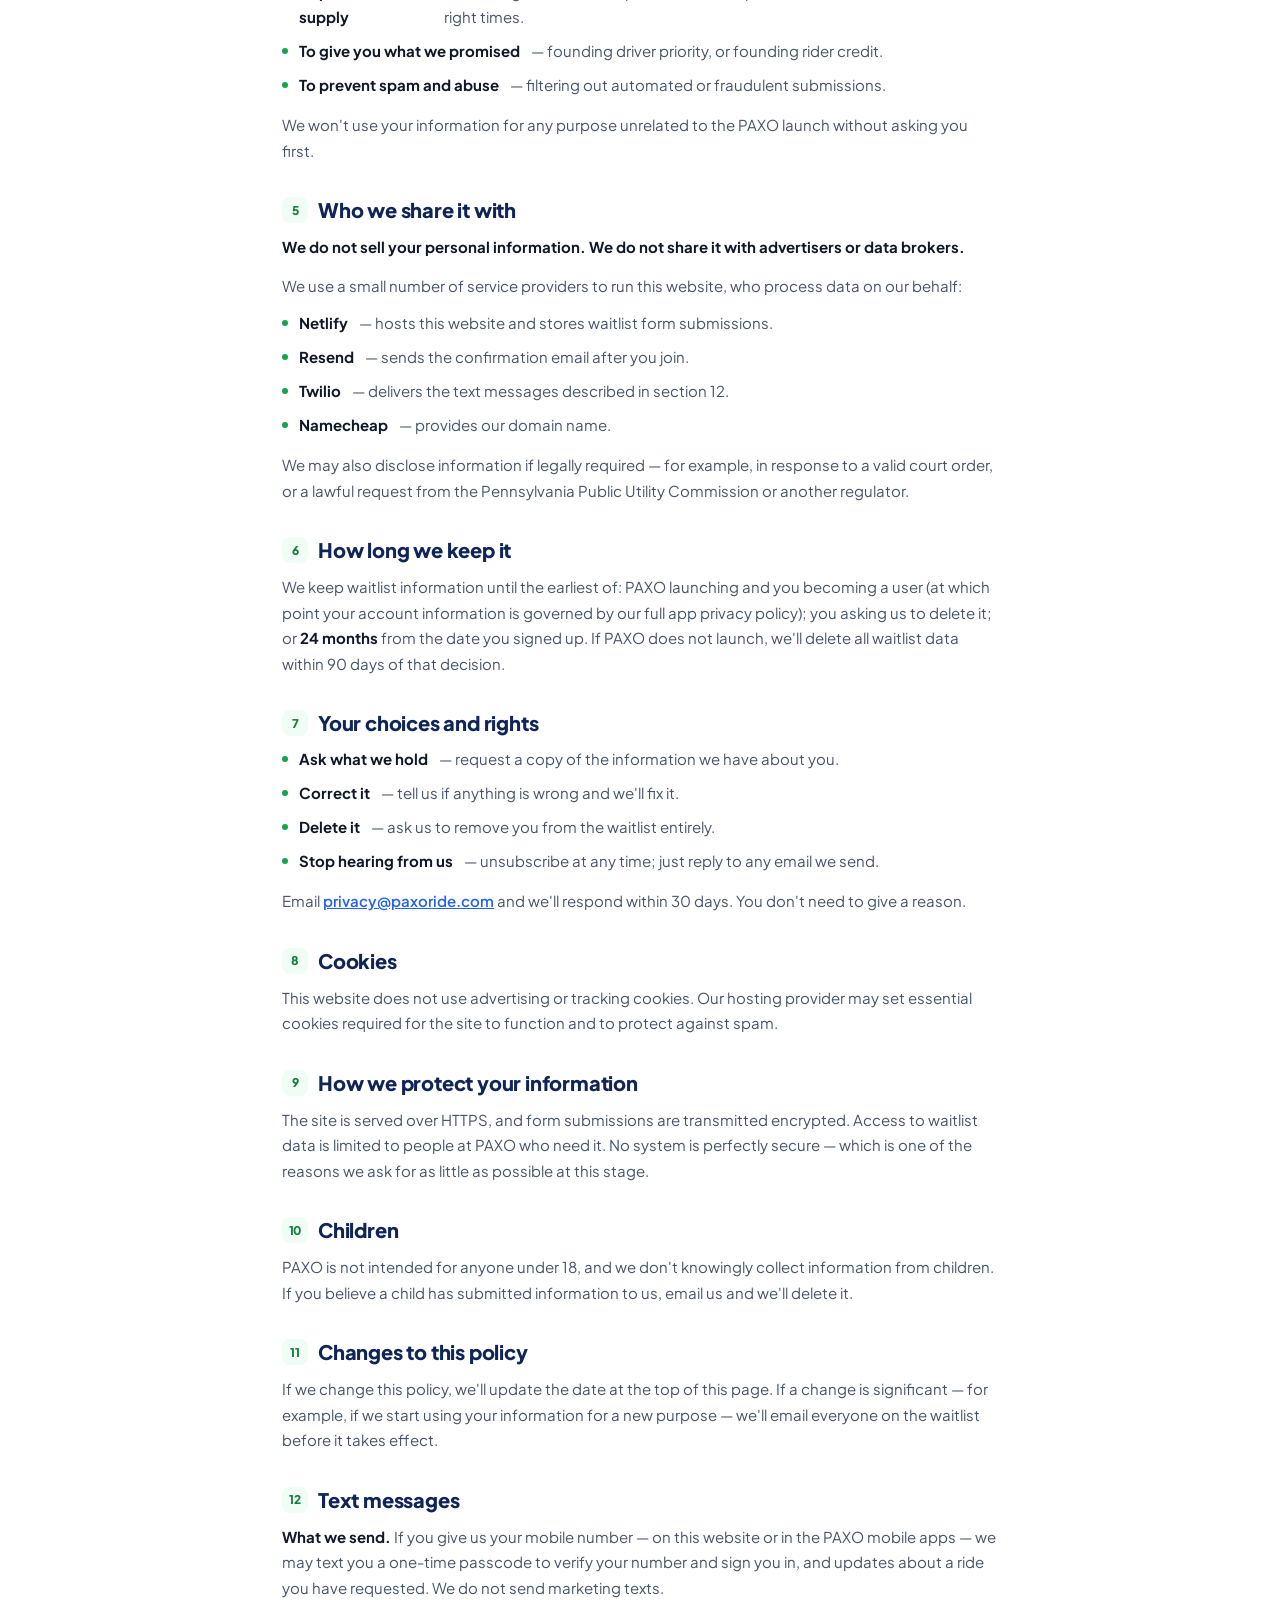
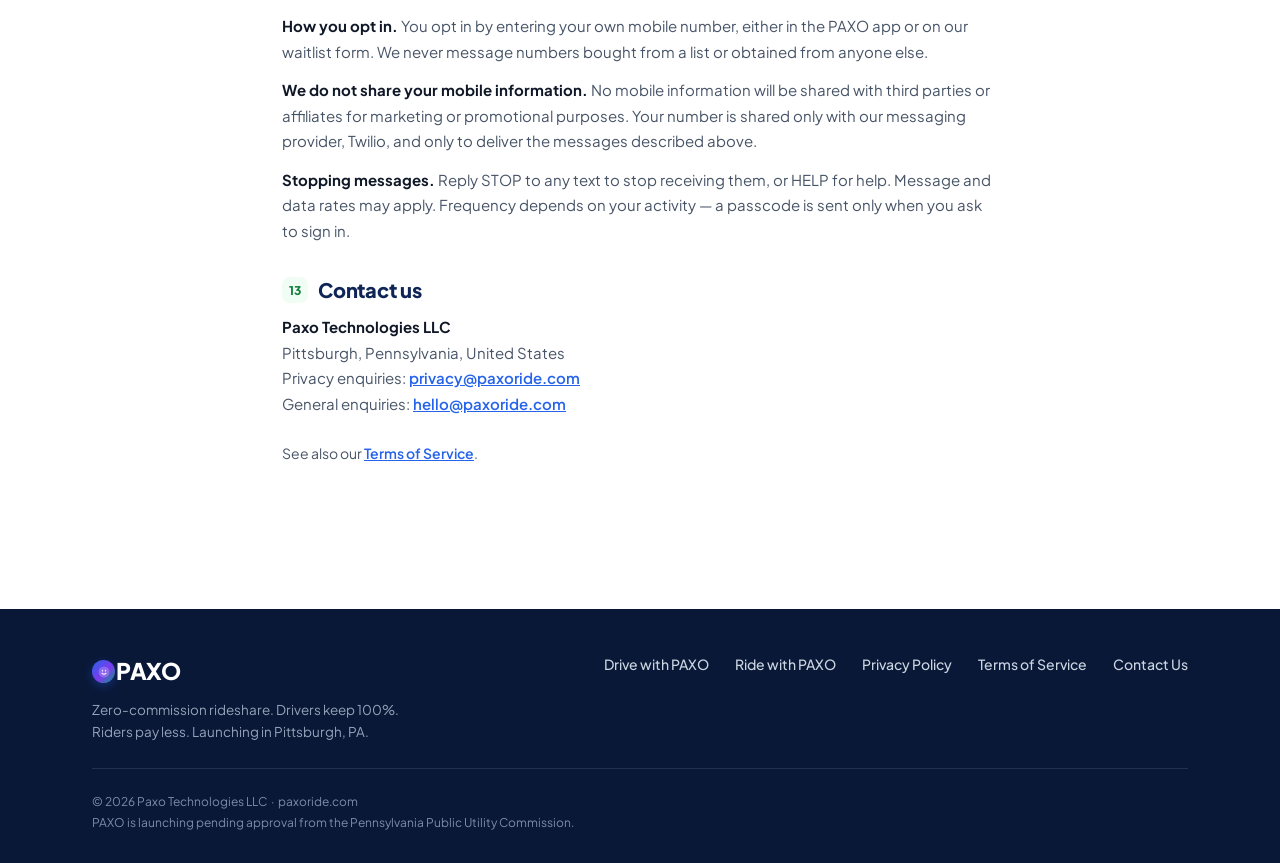
<file: privacy.html>
<!DOCTYPE html>
<html lang="en">
<head>
<meta charset="UTF-8"/>
<meta name="viewport" content="width=device-width, initial-scale=1.0"/>
<title>Privacy Policy — PAXO</title>
<meta name="description" content="How Paxo Technologies LLC collects, uses, and protects information submitted to the PAXO waitlist at paxoride.com."/>
<link rel="preconnect" href="https://fonts.googleapis.com"/>
<link rel="preconnect" href="https://fonts.gstatic.com" crossorigin/>
<link href="https://fonts.googleapis.com/css2?family=Plus+Jakarta+Sans:wght@400;500;600;700;800&display=swap" rel="stylesheet"/>
<link rel="stylesheet" href="/css/paxo.css"/>
<style>
  .doc-head{padding:44px 0 30px;
    background:radial-gradient(800px 380px at 20% -20%,rgba(22,163,74,.10),transparent 60%),
      linear-gradient(180deg,#F6FCF8 0%,#FFFFFF 100%)}
  .doc{max-width:760px;margin:0 auto;padding:0 22px 60px}
  .doc h1{font-size:clamp(30px,5vw,44px);margin-bottom:8px}
  .updated{font-size:13.5px;color:var(--mute);font-weight:600}
  .tldr{background:linear-gradient(135deg,var(--dg-wash),#fff);
    border:1px solid var(--dg-line);border-radius:var(--r-lg);
    padding:20px 22px;margin:28px 0 34px}
  .tldr b{color:var(--ink)}
  .tldr p{font-size:14.5px;color:var(--slate);line-height:1.65}
  .doc h2{font-size:20px;font-weight:800;color:var(--navy);margin:34px 0 11px;
    letter-spacing:-.01em;display:flex;align-items:center;gap:10px}
  .doc h2 .n{width:26px;height:26px;border-radius:8px;background:var(--dg-wash);
    color:var(--dg-dk);font-size:12px;font-weight:800;display:flex;
    align-items:center;justify-content:center;flex-shrink:0}
  .doc p{font-size:15px;color:var(--slate);margin-bottom:13px;line-height:1.7}
  .doc ul{list-style:none;margin:0 0 15px}
  .doc li{font-size:15px;color:var(--slate);display:flex;gap:11px;
    align-items:flex-start;margin-bottom:9px;line-height:1.65}
  .doc li::before{content:'';width:6px;height:6px;border-radius:50%;
    background:var(--dg);flex-shrink:0;margin-top:9px}
  .doc a{color:var(--rb);font-weight:600}
  .doc strong{color:var(--ink);font-weight:700}
  .tbl{width:100%;border-collapse:collapse;margin:8px 0 20px;
    border-radius:var(--r-sm);overflow:hidden;box-shadow:var(--shadow-sm)}
  .tbl th{text-align:left;padding:12px 15px;background:var(--navy);color:#fff;
    font-size:13px;font-weight:700}
  .tbl td{padding:13px 15px;border-bottom:1px solid var(--hair);
    font-size:14px;color:var(--slate);line-height:1.6;vertical-align:top}
  .tbl tr:last-child td{border-bottom:none}
  .tbl tr:nth-child(even) td{background:var(--wash)}
  .callout{border-left:3px solid var(--dg);background:var(--dg-wash);
    border-radius:0 var(--r-sm) var(--r-sm) 0;padding:14px 18px;margin:18px 0}
  .callout p{font-size:14px;color:#14532D;margin:0;line-height:1.6}
  .backlink{display:inline-flex;align-items:center;gap:7px;color:var(--mute);
    font-size:14px;text-decoration:none;font-weight:600;margin-bottom:20px}
  .backlink:hover{color:var(--navy)}
</style>
</head>
<body>

<nav class="nav">
  <div class="nav-in">
    <a class="logo" href="/">
      <span class="logo-txt"><span class="logo-pin">
        <svg viewBox="0 0 24 24" fill="none" aria-hidden="true">
          <circle cx="12" cy="12" r="11" fill="rgba(255,255,255,.22)"/>
          <path d="M8 14.5c1.2 1.4 2.5 2 4 2s2.8-.6 4-2" stroke="#fff" stroke-width="2.2" stroke-linecap="round"/>
          <circle cx="9" cy="9.5" r="1.4" fill="#fff"/><circle cx="15" cy="9.5" r="1.4" fill="#fff"/></svg>
      </span>PAX<span style="letter-spacing:-.04em">O</span></span>
    </a>
    <div style="display:flex;gap:9px;align-items:center">
      <a class="btn btn-ghost" href="/driver" style="padding:9px 16px;font-size:14px">Drive</a>
      <a class="btn btn-ride" href="/rider" style="padding:9px 16px;font-size:14px">Ride</a>
    </div>
  </div>
</nav>

<header class="doc-head">
  <div class="doc">
    <a class="backlink" href="/">
      <svg width="15" height="15" viewBox="0 0 24 24" fill="none" stroke="currentColor" stroke-width="2.5" stroke-linecap="round" stroke-linejoin="round"><path d="M19 12H5M12 19l-7-7 7-7"/></svg>
      Back to PAXO
    </a>
    <h1>Privacy Policy</h1>
    <p class="updated">Last updated: 21 July 2026</p>
  </div>
</header>

<main class="doc">

  <div class="tldr">
    <p><b>The short version:</b> we collect only what we need to tell you when PAXO launches and to
    work out where to launch first. We don't sell your information, we don't share it with advertisers,
    and you can ask us to delete it at any time by emailing
    <a href="mailto:privacy@paxoride.com">privacy@paxoride.com</a>.</p>
  </div>

  <h2><span class="n">1</span> Who we are</h2>
  <p>
    This policy covers <strong>paxoride.com</strong>, operated by <strong>Paxo Technologies LLC</strong>
    ("PAXO", "we", "us"). PAXO is building a zero-commission rideshare platform intended to launch in
    Pittsburgh, Pennsylvania, pending approval from the Pennsylvania Public Utility Commission.
  </p>

  <h2><span class="n">2</span> What this policy covers</h2>
  <p>
    This policy applies to information you give us through the waitlist forms on this website, and to
    the text messages we send to numbers provided here or in the PAXO mobile apps. When the apps launch
    publicly, we'll publish a separate, fuller privacy policy covering ride data, location, and payments.
  </p>

  <h2><span class="n">3</span> What we collect</h2>
  <p>We collect only what you type into the waitlist form. Nothing more.</p>

  <table class="tbl">
    <tr><th style="width:26%">If you join as</th><th>We collect</th></tr>
    <tr>
      <td><strong>A driver</strong></td>
      <td>Name, email address, mobile number, whether you hold a valid Pennsylvania driver's license
      (yes/no), whether you have vehicle insurance (yes/no), preferred driving area, availability,
      when you could start driving, and a referral code if you enter one.</td>
    </tr>
    <tr>
      <td><strong>A rider</strong></td>
      <td>Name, email address, mobile number, home ZIP code, neighborhood, how often you expect to
      ride, what times of day you'd ride, and a referral code if you enter one.</td>
    </tr>
  </table>

  <div class="callout">
    <p><strong>What we deliberately don't collect:</strong> driver's license numbers or expiry dates,
    insurance policy numbers or expiry dates, vehicle identification, bank or payment details, or
    government IDs. Those are only requested during real onboarding inside the app &mdash; after launch,
    and after regulatory approval. There's no reason to hold that data about people who aren't yet users.</p>
  </div>

  <p>
    Our hosting provider also records standard technical information automatically, such as your IP
    address, browser type, and the time of your visit. This is used for security and to keep the site
    running &mdash; not to build a profile of you.
  </p>

  <h2><span class="n">4</span> Why we collect it</h2>
  <ul>
    <li><strong>To contact you about the launch</strong> &mdash; the main reason. We'll email you when PAXO opens in your area.</li>
    <li><strong>To decide where to launch first</strong> &mdash; your neighborhood and driving area tell us where demand is.</li>
    <li><strong>To plan driver supply</strong> &mdash; knowing when riders expect to travel helps us have drivers available at the right times.</li>
    <li><strong>To give you what we promised</strong> &mdash; founding driver priority, or founding rider credit.</li>
    <li><strong>To prevent spam and abuse</strong> &mdash; filtering out automated or fraudulent submissions.</li>
  </ul>
  <p>
    We won't use your information for any purpose unrelated to the PAXO launch without asking you first.
  </p>

  <h2><span class="n">5</span> Who we share it with</h2>
  <p>
    <strong>We do not sell your personal information. We do not share it with advertisers or data brokers.</strong>
  </p>
  <p>We use a small number of service providers to run this website, who process data on our behalf:</p>
  <ul>
    <li><strong>Netlify</strong> &mdash; hosts this website and stores waitlist form submissions.</li>
    <li><strong>Resend</strong> &mdash; sends the confirmation email after you join.</li>
    <li><strong>Twilio</strong> &mdash; delivers the text messages described in section 12.</li>
    <li><strong>Namecheap</strong> &mdash; provides our domain name.</li>
  </ul>
  <p>
    We may also disclose information if legally required &mdash; for example, in response to a valid court
    order, or a lawful request from the Pennsylvania Public Utility Commission or another regulator.
  </p>

  <h2><span class="n">6</span> How long we keep it</h2>
  <p>
    We keep waitlist information until the earliest of: PAXO launching and you becoming a user (at which
    point your account information is governed by our full app privacy policy); you asking us to delete it;
    or <strong>24 months</strong> from the date you signed up. If PAXO does not launch, we'll delete all
    waitlist data within 90 days of that decision.
  </p>

  <h2><span class="n">7</span> Your choices and rights</h2>
  <ul>
    <li><strong>Ask what we hold</strong> &mdash; request a copy of the information we have about you.</li>
    <li><strong>Correct it</strong> &mdash; tell us if anything is wrong and we'll fix it.</li>
    <li><strong>Delete it</strong> &mdash; ask us to remove you from the waitlist entirely.</li>
    <li><strong>Stop hearing from us</strong> &mdash; unsubscribe at any time; just reply to any email we send.</li>
  </ul>
  <p>
    Email <a href="mailto:privacy@paxoride.com">privacy@paxoride.com</a> and we'll respond within 30 days.
    You don't need to give a reason.
  </p>

  <h2><span class="n">8</span> Cookies</h2>
  <p>
    This website does not use advertising or tracking cookies. Our hosting provider may set essential
    cookies required for the site to function and to protect against spam.
  </p>

  <h2><span class="n">9</span> How we protect your information</h2>
  <p>
    The site is served over HTTPS, and form submissions are transmitted encrypted. Access to waitlist data
    is limited to people at PAXO who need it. No system is perfectly secure &mdash; which is one of the
    reasons we ask for as little as possible at this stage.
  </p>

  <h2><span class="n">10</span> Children</h2>
  <p>
    PAXO is not intended for anyone under 18, and we don't knowingly collect information from children.
    If you believe a child has submitted information to us, email us and we'll delete it.
  </p>

  <h2><span class="n">11</span> Changes to this policy</h2>
  <p>
    If we change this policy, we'll update the date at the top of this page. If a change is significant
    &mdash; for example, if we start using your information for a new purpose &mdash; we'll email everyone
    on the waitlist before it takes effect.
  </p>

  <h2><span class="n">12</span> Text messages</h2>
  <p>
    <strong>What we send.</strong> If you give us your mobile number &mdash; on this website or in the
    PAXO mobile apps &mdash; we may text you a one-time passcode to verify your number and sign you in,
    and updates about a ride you have requested. We do not send marketing texts.
  </p>
  <p>
    <strong>How you opt in.</strong> You opt in by entering your own mobile number, either in the PAXO
    app or on our waitlist form. We never message numbers bought from a list or obtained from anyone else.
  </p>
  <p>
    <strong>We do not share your mobile information.</strong> No mobile information will be shared with
    third parties or affiliates for marketing or promotional purposes. Your number is shared only with
    our messaging provider, Twilio, and only to deliver the messages described above.
  </p>
  <p>
    <strong>Stopping messages.</strong> Reply STOP to any text to stop receiving them, or HELP for help.
    Message and data rates may apply. Frequency depends on your activity &mdash; a passcode is sent only
    when you ask to sign in.
  </p>

  <h2><span class="n">13</span> Contact us</h2>
  <p>
    <strong>Paxo Technologies LLC</strong><br/>
    Pittsburgh, Pennsylvania, United States<br/>
    Privacy enquiries: <a href="mailto:privacy@paxoride.com">privacy@paxoride.com</a><br/>
    General enquiries: <a href="mailto:hello@paxoride.com">hello@paxoride.com</a>
  </p>

  <p style="margin-top:26px;font-size:14px">
    See also our <a href="/terms">Terms of Service</a>.
  </p>

</main>

<footer class="foot">
  <div class="shell">
    <div class="foot-grid">
      <div>
        <span class="logo-txt" style="color:#fff"><span class="logo-pin">
          <svg viewBox="0 0 24 24" fill="none" aria-hidden="true">
            <circle cx="12" cy="12" r="11" fill="rgba(255,255,255,.22)"/>
            <path d="M8 14.5c1.2 1.4 2.5 2 4 2s2.8-.6 4-2" stroke="#fff" stroke-width="2.2" stroke-linecap="round"/>
            <circle cx="9" cy="9.5" r="1.4" fill="#fff"/><circle cx="15" cy="9.5" r="1.4" fill="#fff"/></svg>
        </span>PAXO</span>
        <p class="foot-tag">Zero-commission rideshare. Drivers keep 100%. Riders pay less. Launching in Pittsburgh, PA.</p>
      </div>
      <div class="foot-links">
        <a href="/driver">Drive with PAXO</a><a href="/rider">Ride with PAXO</a>
        <a href="/privacy">Privacy Policy</a><a href="/terms">Terms of Service</a>
        <a href="mailto:hello@paxoride.com">Contact Us</a>
      </div>
    </div>
    <div class="foot-legal">
      &copy; 2026 Paxo Technologies LLC &nbsp;&middot;&nbsp; paxoride.com<br/>
      PAXO is launching pending approval from the Pennsylvania Public Utility Commission.
    </div>
  </div>
</footer>

</body>
</html>
</file>
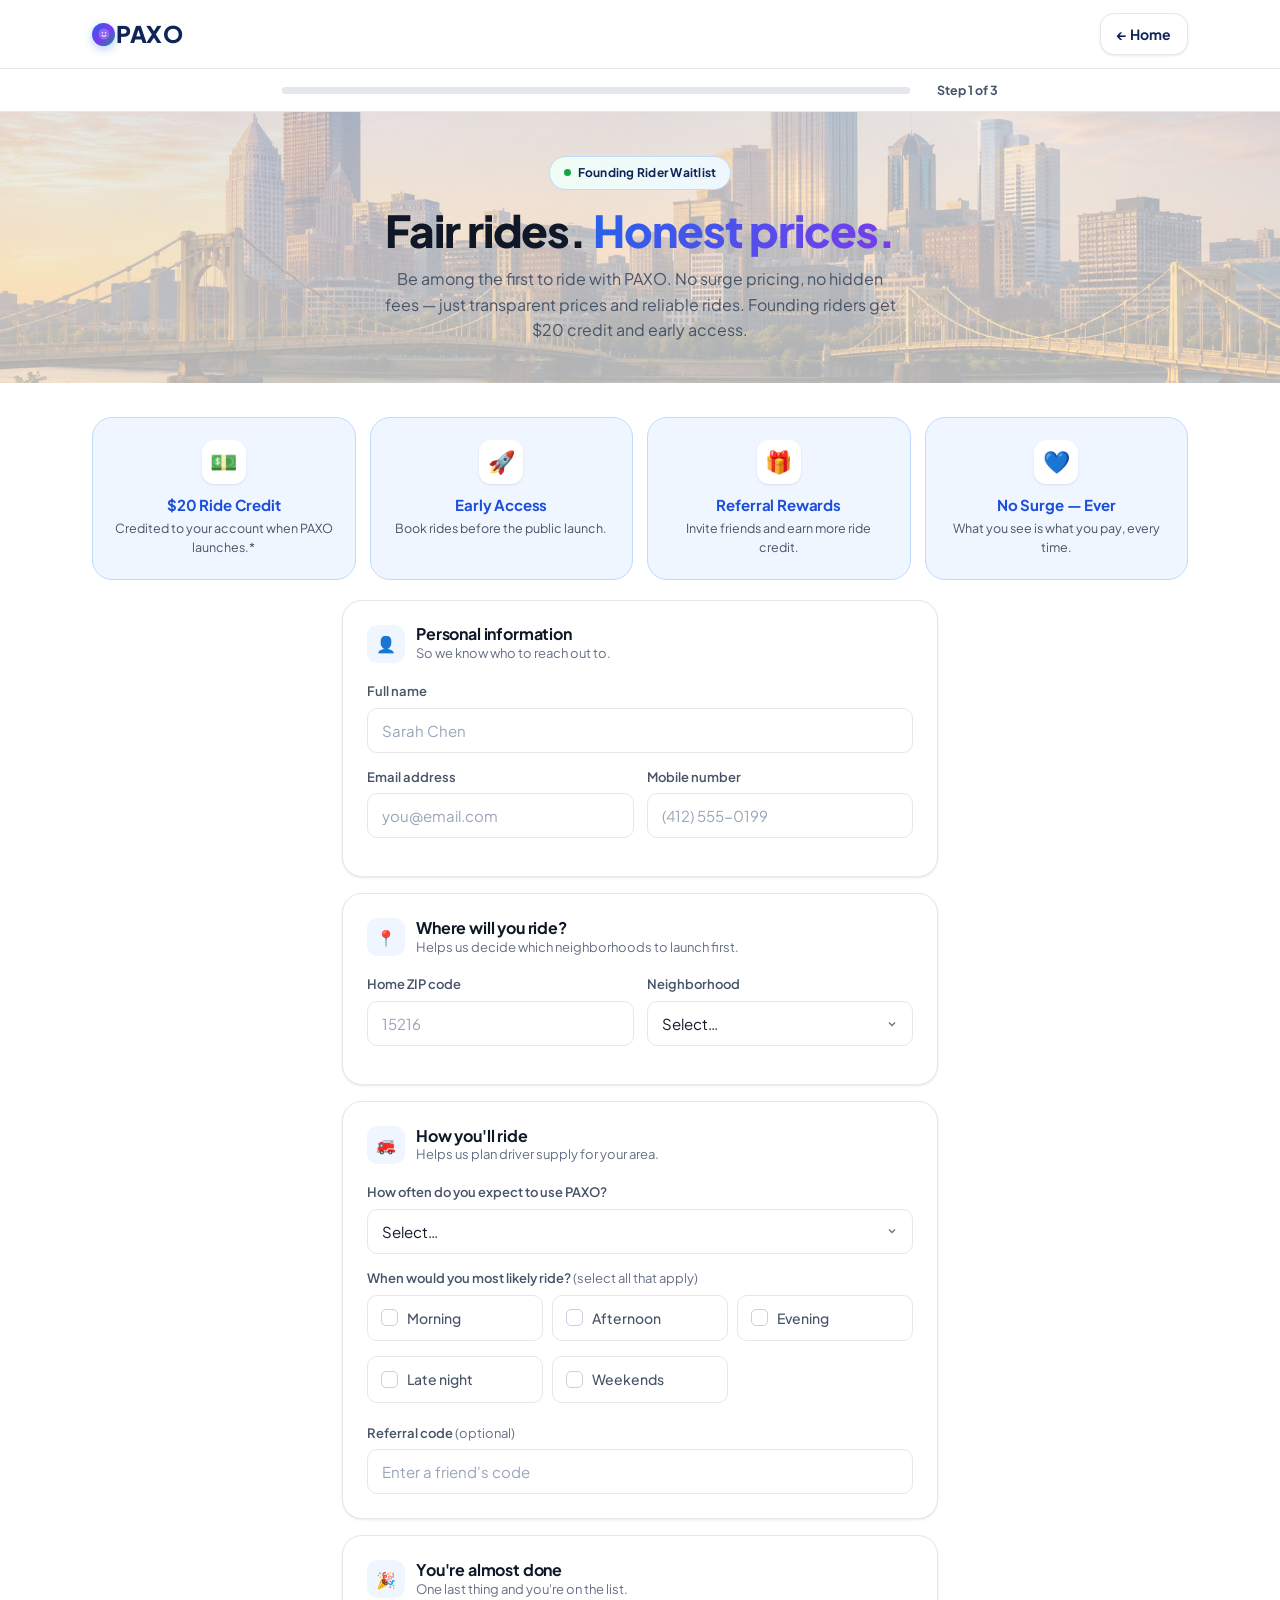
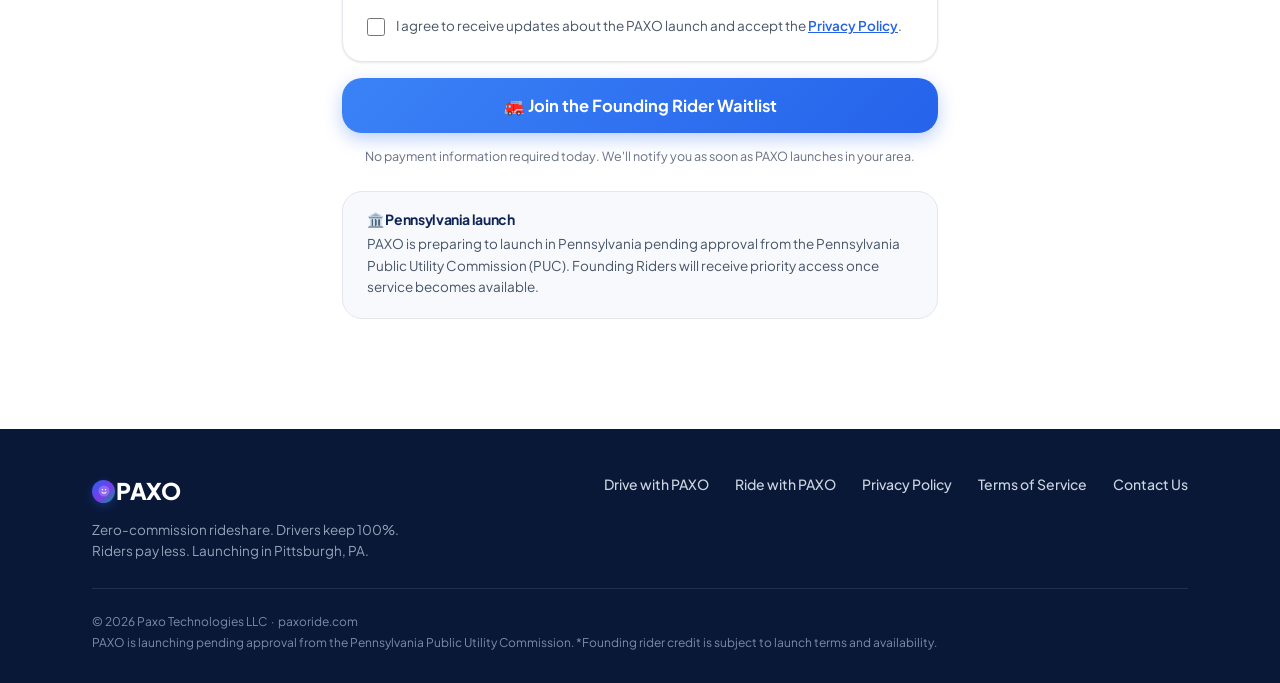
<file: rider.html>
<!DOCTYPE html>
<html lang="en">
<head>
<meta charset="UTF-8"/>
<meta name="viewport" content="width=device-width, initial-scale=1.0"/>
<title>Become a Founding Rider — PAXO</title>
<meta name="description" content="Join PAXO as a founding rider in Pittsburgh. Fair prices, no surge pricing, no hidden fees. Get $20 ride credit and early access at launch."/>
<link rel="preconnect" href="https://fonts.googleapis.com"/>
<link rel="preconnect" href="https://fonts.gstatic.com" crossorigin/>
<link href="https://fonts.googleapis.com/css2?family=Plus+Jakarta+Sans:wght@400;500;600;700;800&display=swap" rel="stylesheet"/>
<link rel="stylesheet" href="/css/paxo.css"/>
<style>
  .head{position:relative;overflow:hidden;padding:44px 0 40px;
    background:radial-gradient(900px 420px at 15% -10%,rgba(37,99,235,.14),transparent 60%),
      linear-gradient(180deg,#F1F6FF 0%,#FFFFFF 100%)}
  .head::before{content:'';position:absolute;inset:0;background-image:url('/images/hero-bg.jpg');
    background-size:cover;background-position:center 60%;opacity:.30;pointer-events:none}
  .head-in{position:relative;z-index:2;text-align:center;max-width:660px;margin:0 auto}
  .head h1{font-size:clamp(30px,4.6vw,44px);margin:16px 0 12px}
  .head h1 .b{background:linear-gradient(120deg,var(--rb),var(--violet));
    -webkit-background-clip:text;background-clip:text;-webkit-text-fill-color:transparent}
  .head p{font-size:16px;color:var(--slate);line-height:1.6;max-width:520px;margin:0 auto}

  .benefits{padding:34px 0 6px}
  .ben-grid{display:grid;grid-template-columns:repeat(4,1fr);gap:14px}
  .ben{padding:22px 18px;border-radius:var(--r-lg);border:1px solid var(--rb-line);
    background:var(--rb-wash);text-align:center}
  .ben-ico{width:44px;height:44px;border-radius:12px;background:#fff;display:flex;
    align-items:center;justify-content:center;margin:0 auto 13px;box-shadow:var(--shadow-sm);font-size:22px}
  .ben h3{font-size:15px;font-weight:700;margin-bottom:6px;color:var(--rb-dk)}
  .ben p{font-size:12.5px;color:var(--slate);line-height:1.5}

  .form-wrap{max-width:640px;margin:0 auto;padding:14px 22px 40px}
  .submit-note{text-align:center;font-size:12.5px;color:var(--mute);line-height:1.55;margin-top:14px}

  .info-card{max-width:640px;margin:8px auto 0;background:var(--wash);border:1px solid var(--hair);
    border-radius:var(--r-lg);padding:20px 24px}
  .info-card h4{font-size:14px;font-weight:700;color:var(--navy);margin-bottom:6px;
    display:flex;align-items:center;gap:8px}
  .info-card p{font-size:13.5px;color:var(--slate);line-height:1.6}

  .done{max-width:600px;margin:0 auto;padding:56px 22px 40px;text-align:center}
  .done-tick{width:80px;height:80px;border-radius:50%;margin:0 auto 24px;
    background:linear-gradient(135deg,var(--rb-lt),var(--rb));display:flex;align-items:center;
    justify-content:center;box-shadow:0 12px 34px rgba(37,99,235,.36);
    animation:pop .5s cubic-bezier(.34,1.56,.64,1) both}
  @keyframes pop{from{transform:scale(.4);opacity:0}to{transform:scale(1);opacity:1}}
  .done h1{font-size:clamp(28px,4.4vw,40px);margin-bottom:12px}
  .done>p{font-size:16px;color:var(--slate);line-height:1.65;max-width:440px;margin:0 auto 30px}
  .next{background:var(--paper);border:1px solid var(--hair);border-radius:var(--r-lg);
    box-shadow:var(--shadow-sm);padding:24px;text-align:left;margin-bottom:24px}
  .next h4{font-size:13px;text-transform:uppercase;letter-spacing:.06em;color:var(--mute);
    font-weight:700;margin-bottom:15px}
  .next-item{display:flex;gap:13px;align-items:flex-start;margin-bottom:14px}
  .next-item:last-child{margin-bottom:0}
  .next-item .e{font-size:20px;flex-shrink:0;line-height:1.3}
  .next-item div b{display:block;font-size:14.5px;color:var(--ink);font-weight:700;margin-bottom:2px}
  .next-item div p{font-size:13px;color:var(--slate);line-height:1.5}

  .share{background:linear-gradient(135deg,var(--rb-wash),#fff);border:1px solid var(--rb-line);
    border-radius:var(--r-lg);padding:24px;text-align:center}
  .share h4{font-size:17px;font-weight:800;margin-bottom:6px;color:var(--ink)}
  .share>p{font-size:13.5px;color:var(--slate);line-height:1.5;margin-bottom:18px}
  .share-btns{display:flex;gap:9px;justify-content:center;flex-wrap:wrap}
  .sbtn{width:46px;height:46px;border-radius:12px;display:flex;align-items:center;justify-content:center;
    border:1px solid var(--hair);background:#fff;cursor:pointer;transition:transform .12s,box-shadow .2s;
    text-decoration:none;box-shadow:var(--shadow-sm)}
  .sbtn:hover{transform:translateY(-2px);box-shadow:var(--shadow)}
  .copy-row{display:flex;gap:8px;margin-top:16px}
  .copy-row input{flex:1;border:1.5px solid var(--hair);border-radius:var(--r-sm);padding:11px 13px;
    font-size:13px;font-family:inherit;color:var(--slate);background:#fff;outline:none}
  .copy-btn{background:var(--rb);color:#fff;border:none;border-radius:var(--r-sm);padding:11px 18px;
    font-size:14px;font-weight:700;cursor:pointer;font-family:inherit;white-space:nowrap}
  .copy-btn:hover{background:var(--rb-dk)}

  @media(max-width:720px){.ben-grid{grid-template-columns:1fr 1fr}}
  @media(max-width:440px){.ben-grid{grid-template-columns:1fr}}
</style>
</head>
<body>

<nav class="nav">
  <div class="nav-in">
    <a class="logo" href="/">
      <span class="logo-txt"><span class="logo-pin">
        <svg viewBox="0 0 24 24" fill="none" aria-hidden="true">
          <circle cx="12" cy="12" r="11" fill="rgba(255,255,255,.22)"/>
          <path d="M8 14.5c1.2 1.4 2.5 2 4 2s2.8-.6 4-2" stroke="#fff" stroke-width="2.2" stroke-linecap="round"/>
          <circle cx="9" cy="9.5" r="1.4" fill="#fff"/><circle cx="15" cy="9.5" r="1.4" fill="#fff"/></svg>
      </span>PAX<span style="letter-spacing:-.04em">O</span></span>
    </a>
    <a class="btn btn-ghost" href="/" style="padding:9px 16px;font-size:14px">&larr; Home</a>
  </div>
</nav>

<div id="flow">

  <div class="prog-wrap">
    <div class="prog-in">
      <div class="prog-track"><div class="prog-fill blue" id="prog"></div></div>
      <div class="prog-txt" id="progtxt">Step 1 of 3</div>
    </div>
  </div>

  <header class="head">
    <div class="shell head-in">
      <span class="pill pill-live">Founding Rider Waitlist</span>
      <h1>Fair rides. <span class="b">Honest prices.</span></h1>
      <p>Be among the first to ride with PAXO. No surge pricing, no hidden fees &mdash; just transparent prices and reliable rides. Founding riders get $20 credit and early access.</p>
    </div>
  </header>

  <section class="benefits">
    <div class="shell">
      <div class="ben-grid">
        <div class="ben"><div class="ben-ico">&#128181;</div><h3>$20 Ride Credit</h3><p>Credited to your account when PAXO launches.*</p></div>
        <div class="ben"><div class="ben-ico">&#128640;</div><h3>Early Access</h3><p>Book rides before the public launch.</p></div>
        <div class="ben"><div class="ben-ico">&#127873;</div><h3>Referral Rewards</h3><p>Invite friends and earn more ride credit.</p></div>
        <div class="ben"><div class="ben-ico">&#128153;</div><h3>No Surge &mdash; Ever</h3><p>What you see is what you pay, every time.</p></div>
      </div>
    </div>
  </section>

  <div class="form-wrap">
    <form name="rider-waitlist" method="POST" data-netlify="true" netlify-honeypot="bot-field"
          onsubmit="return submitForm(event)" oninput="updateProgress()">
      <input type="hidden" name="form-name" value="rider-waitlist"/>
      <p hidden><label>Skip: <input name="bot-field"/></label></p>

      <div class="fset">
        <div class="fset-head">
          <div class="fset-ico" style="background:var(--rb-wash)">&#128100;</div>
          <div><h3>Personal information</h3><p>So we know who to reach out to.</p></div>
        </div>
        <div class="f"><label for="name">Full name</label>
          <input id="name" name="name" type="text" required autocomplete="name" placeholder="Sarah Chen"/></div>
        <div class="frow">
          <div class="f"><label for="email">Email address</label>
            <input id="email" name="email" type="email" required autocomplete="email" placeholder="you@email.com"/></div>
          <div class="f"><label for="phone">Mobile number</label>
            <input id="phone" name="phone" type="tel" required autocomplete="tel"
                   inputmode="tel" placeholder="(412) 555-0199"
                   pattern="^(\+?1[\s.-]?)?\(?\d{3}\)?[\s.-]?\d{3}[\s.-]?\d{4}$"
                   title="Enter a 10-digit US phone number"
                   oninput="fmtPhone(this)"/>
            <span class="err">Enter a 10-digit US phone number</span></div>
        </div>
      </div>

      <div class="fset">
        <div class="fset-head">
          <div class="fset-ico" style="background:var(--rb-wash)">&#128205;</div>
          <div><h3>Where will you ride?</h3><p>Helps us decide which neighborhoods to launch first.</p></div>
        </div>
        <div class="frow">
          <div class="f"><label for="zip">Home ZIP code</label>
            <input id="zip" name="zip" type="text" required
                   inputmode="numeric" placeholder="15216"
                   pattern="^\d{5}$" maxlength="5"
                   title="Enter a 5-digit ZIP code"
                   oninput="this.value=this.value.replace(/\D/g,'').slice(0,5)"/>
            <span class="err">Enter a 5-digit ZIP code</span></div>
          <div class="f"><label for="hood">Neighborhood</label>
            <select id="hood" name="neighborhood" required>
              <option value="">Select&hellip;</option>
              <option>Downtown Pittsburgh</option><option>Shadyside</option><option>Oakland</option>
              <option>Dormont</option><option>Mt. Lebanon</option><option>Robinson</option>
              <option>Cranberry</option><option>North Hills</option><option>South Hills</option>
              <option>Monroeville</option><option>Other</option>
            </select></div>
        </div>
      </div>

      <div class="fset">
        <div class="fset-head">
          <div class="fset-ico" style="background:var(--rb-wash)">&#128658;</div>
          <div><h3>How you'll ride</h3><p>Helps us plan driver supply for your area.</p></div>
        </div>
        <div class="f"><label for="freq">How often do you expect to use PAXO?</label>
          <select id="freq" name="frequency" required>
            <option value="">Select&hellip;</option>
            <option>Daily</option><option>Several times a week</option><option>Weekly</option>
            <option>A few times a month</option><option>Occasionally</option>
          </select></div>
        <div class="f" style="margin-top:14px">
          <label>When would you most likely ride? <span class="opt">(select all that apply)</span></label>
          <div class="checks">
            <label class="chk"><input type="checkbox" name="times" value="Morning"/><span>Morning</span></label>
            <label class="chk"><input type="checkbox" name="times" value="Afternoon"/><span>Afternoon</span></label>
            <label class="chk"><input type="checkbox" name="times" value="Evening"/><span>Evening</span></label>
            <label class="chk"><input type="checkbox" name="times" value="Late night"/><span>Late night</span></label>
            <label class="chk"><input type="checkbox" name="times" value="Weekends"/><span>Weekends</span></label>
          </div>
        </div>
        <div class="f" style="margin-top:14px"><label for="rref">Referral code <span class="opt">(optional)</span></label>
          <input id="rref" name="referral_code" type="text" placeholder="Enter a friend's code"/></div>
      </div>

      <div class="fset">
        <div class="fset-head">
          <div class="fset-ico" style="background:var(--rb-wash)">&#127881;</div>
          <div><h3>You're almost done</h3><p>One last thing and you're on the list.</p></div>
        </div>
        <label class="consent">
          <input type="checkbox" name="consent" required/>
          <span>I agree to receive updates about the PAXO launch and accept the
          <a href="/privacy" target="_blank" rel="noopener">Privacy Policy</a>.</span>
        </label>
      </div>

      <button class="btn btn-ride btn-lg btn-full" type="submit">&#128658; Join the Founding Rider Waitlist</button>
      <p class="submit-note">No payment information required today. We'll notify you as soon as PAXO launches in your area.</p>
    </form>

    <div class="info-card" style="margin-top:24px">
      <h4>&#127963;&#65039; Pennsylvania launch</h4>
      <p>PAXO is preparing to launch in Pennsylvania pending approval from the Pennsylvania Public Utility Commission (PUC). Founding Riders will receive priority access once service becomes available.</p>
    </div>
  </div>
</div>

<div class="done" id="done" hidden>
  <div class="done-tick">
    <svg width="38" height="38" viewBox="0 0 24 24" fill="none" stroke="#fff" stroke-width="3" stroke-linecap="round" stroke-linejoin="round"><path d="M20 6L9 17l-5-5"/></svg>
  </div>
  <h1>Welcome to PAXO!</h1>
  <p>You're officially on the founding rider waitlist. You'll be the first to experience fair rides with no surge pricing.</p>

  <div class="next">
    <h4>What you'll get</h4>
    <div class="next-item"><span class="e">&#9989;</span><div><b>Early access</b><p>Ride before the public launch opens.</p></div></div>
    <div class="next-item"><span class="e">&#128181;</span><div><b>$20 ride credit</b><p>Waiting in your account at launch.*</p></div></div>
    <div class="next-item"><span class="e">&#128231;</span><div><b>Launch updates</b><p>Check your inbox &mdash; we just sent a confirmation.</p></div></div>
    <div class="next-item"><span class="e">&#127873;</span><div><b>Referral rewards</b><p>Invite friends and earn more credit.</p></div></div>
  </div>

  <div class="share">
    <h4>Spread the word</h4>
    <p>Know someone tired of surge pricing? Send them to PAXO.</p>
    <div class="share-btns">
      <a class="sbtn" id="sh-wa" target="_blank" rel="noopener" aria-label="Share on WhatsApp">
        <svg width="22" height="22" viewBox="0 0 24 24" fill="#25D366"><path d="M17.5 14.4c-.3-.1-1.7-.8-2-.9-.3-.1-.5-.1-.6.1-.2.3-.7.9-.9 1-.2.2-.3.2-.6.1-.3-.1-1.2-.5-2.3-1.4-.9-.8-1.4-1.7-1.6-2-.2-.3 0-.5.1-.6l.4-.5c.2-.2.2-.3.3-.5.1-.2 0-.4 0-.5s-.6-1.5-.9-2c-.2-.5-.4-.5-.6-.5h-.5c-.2 0-.5.1-.7.3-.3.3-1 .9-1 2.3s1 2.7 1.2 2.9c.1.2 2 3.1 4.9 4.3.7.3 1.2.5 1.6.6.7.2 1.3.2 1.8.1.5-.1 1.7-.7 1.9-1.4.2-.7.2-1.2.2-1.4-.1-.1-.3-.2-.6-.3zM12 2a10 10 0 00-8.6 15l-1.3 4.7 4.9-1.3A10 10 0 1012 2z"/></svg>
      </a>
      <a class="sbtn" id="sh-fb" target="_blank" rel="noopener" aria-label="Share on Facebook">
        <svg width="22" height="22" viewBox="0 0 24 24" fill="#1877F2"><path d="M24 12a12 12 0 10-13.9 11.9v-8.4H7.1V12h3V9.4c0-3 1.8-4.6 4.5-4.6 1.3 0 2.7.2 2.7.2v2.9h-1.5c-1.5 0-2 .9-2 1.9V12h3.3l-.5 3.5h-2.8v8.4A12 12 0 0024 12z"/></svg>
      </a>
      <a class="sbtn" id="sh-x" target="_blank" rel="noopener" aria-label="Share on X">
        <svg width="19" height="19" viewBox="0 0 24 24" fill="#000"><path d="M18.9 1.2h3.7l-8 9.1L24 22.8h-7.4l-5.8-7.6-6.6 7.6H.5l8.6-9.8L0 1.2h7.6l5.2 6.9zm-1.3 19.4h2L6.5 3.3H4.4z"/></svg>
      </a>
      <a class="sbtn" id="sh-em" aria-label="Share via email">
        <svg width="22" height="22" viewBox="0 0 24 24" fill="none" stroke="#475467" stroke-width="2" stroke-linecap="round" stroke-linejoin="round"><rect x="2" y="4" width="20" height="16" rx="2"/><path d="m22 7-10 5L2 7"/></svg>
      </a>
    </div>
    <div class="copy-row">
      <input id="reflink" type="text" readonly value="https://paxoride.com"/>
      <button class="copy-btn" onclick="copyLink()">Copy</button>
    </div>
  </div>

  <a class="btn btn-ghost btn-lg" href="/" style="margin-top:26px">Back to home</a>
</div>

<footer class="foot">
  <div class="shell">
    <div class="foot-grid">
      <div>
        <span class="logo-txt" style="color:#fff"><span class="logo-pin">
          <svg viewBox="0 0 24 24" fill="none" aria-hidden="true">
            <circle cx="12" cy="12" r="11" fill="rgba(255,255,255,.22)"/>
            <path d="M8 14.5c1.2 1.4 2.5 2 4 2s2.8-.6 4-2" stroke="#fff" stroke-width="2.2" stroke-linecap="round"/>
            <circle cx="9" cy="9.5" r="1.4" fill="#fff"/><circle cx="15" cy="9.5" r="1.4" fill="#fff"/></svg>
        </span>PAXO</span>
        <p class="foot-tag">Zero-commission rideshare. Drivers keep 100%. Riders pay less. Launching in Pittsburgh, PA.</p>
      </div>
      <div class="foot-links">
        <a href="/driver">Drive with PAXO</a><a href="/rider">Ride with PAXO</a>
        <a href="/privacy">Privacy Policy</a><a href="/terms">Terms of Service</a>
        <a href="mailto:hello@paxoride.com">Contact Us</a>
      </div>
    </div>
    <div class="foot-legal">
      &copy; 2026 Paxo Technologies LLC &nbsp;&middot;&nbsp; paxoride.com<br/>
      PAXO is launching pending approval from the Pennsylvania Public Utility Commission.
      *Founding rider credit is subject to launch terms and availability.
    </div>
  </div>
</footer>

<script>
  var SHARE_MSG = "I just joined PAXO - a new rideshare launching in Pittsburgh with fair prices and no surge pricing. Join the founding waitlist:";
  var SHARE_URL = "https://paxoride.com";


  // Auto-format US phone as (412) 555-0134 while typing
  function fmtPhone(el){
    var d = el.value.replace(/\D/g,'');
    if(d.length && d[0]==='1') d = d.slice(1);   // tolerate a leading 1
    d = d.slice(0,10);
    var out = d;
    if(d.length > 6)      out = '(' + d.slice(0,3) + ') ' + d.slice(3,6) + '-' + d.slice(6);
    else if(d.length > 3) out = '(' + d.slice(0,3) + ') ' + d.slice(3);
    else if(d.length > 0) out = '(' + d;
    el.value = out;
  }

  function updateProgress(){
    var form = document.querySelector('form');
    var radioNames = new Set(); var radioFilled=0, radioTotal=0;
    form.querySelectorAll('input[type=radio][required]').forEach(function(r){
      if(!radioNames.has(r.name)){ radioNames.add(r.name); radioTotal++;
        if(form.querySelector('[name="'+r.name+'"]:checked')) radioFilled++; }
    });
    var nonRadio = form.querySelectorAll('input[required]:not([type=radio]), select[required]');
    var nrFilled=0;
    nonRadio.forEach(function(el){ if(el.type==='checkbox'){if(el.checked)nrFilled++;} else if(el.value.trim())nrFilled++; });
    var total = radioTotal + nonRadio.length;
    var done = radioFilled + nrFilled;
    var pct = Math.round((done/total)*100);
    document.getElementById('prog').style.width = pct+'%';
    var step = pct<40?1:(pct<80?2:3);
    document.getElementById('progtxt').textContent = pct>=100 ? 'Ready!' : ('Step '+step+' of 3');
  }

  function submitForm(evt){
    evt.preventDefault();
    var form = evt.target;
    var btn = form.querySelector('button[type=submit]');
    btn.disabled = true; btn.textContent = 'Joining...';
    fetch('/', {method:'POST',headers:{'Content-Type':'application/x-www-form-urlencoded'},
      body:new URLSearchParams(new FormData(form)).toString()})
    .then(function(){ document.getElementById('flow').hidden = true;
      document.getElementById('done').hidden = false;
      window.scrollTo({top:0,behavior:'instant'}); })
    .catch(function(){ btn.textContent='Something went wrong - try again'; btn.disabled=false; });
    return false;
  }

  document.getElementById('sh-wa').href = 'https://wa.me/?text='+encodeURIComponent(SHARE_MSG+' '+SHARE_URL);
  document.getElementById('sh-fb').href = 'https://www.facebook.com/sharer/sharer.php?u='+encodeURIComponent(SHARE_URL);
  document.getElementById('sh-x').href  = 'https://twitter.com/intent/tweet?text='+encodeURIComponent(SHARE_MSG)+'&url='+encodeURIComponent(SHARE_URL);
  document.getElementById('sh-em').href = 'mailto:?subject='+encodeURIComponent('Check out PAXO')+'&body='+encodeURIComponent(SHARE_MSG+' '+SHARE_URL);

  function copyLink(){
    var inp = document.getElementById('reflink');
    inp.select(); document.execCommand('copy');
    var b = event.target; var t=b.textContent; b.textContent='Copied!';
    setTimeout(function(){b.textContent=t;},1600);
  }
</script>
</body>
</html>
</file>
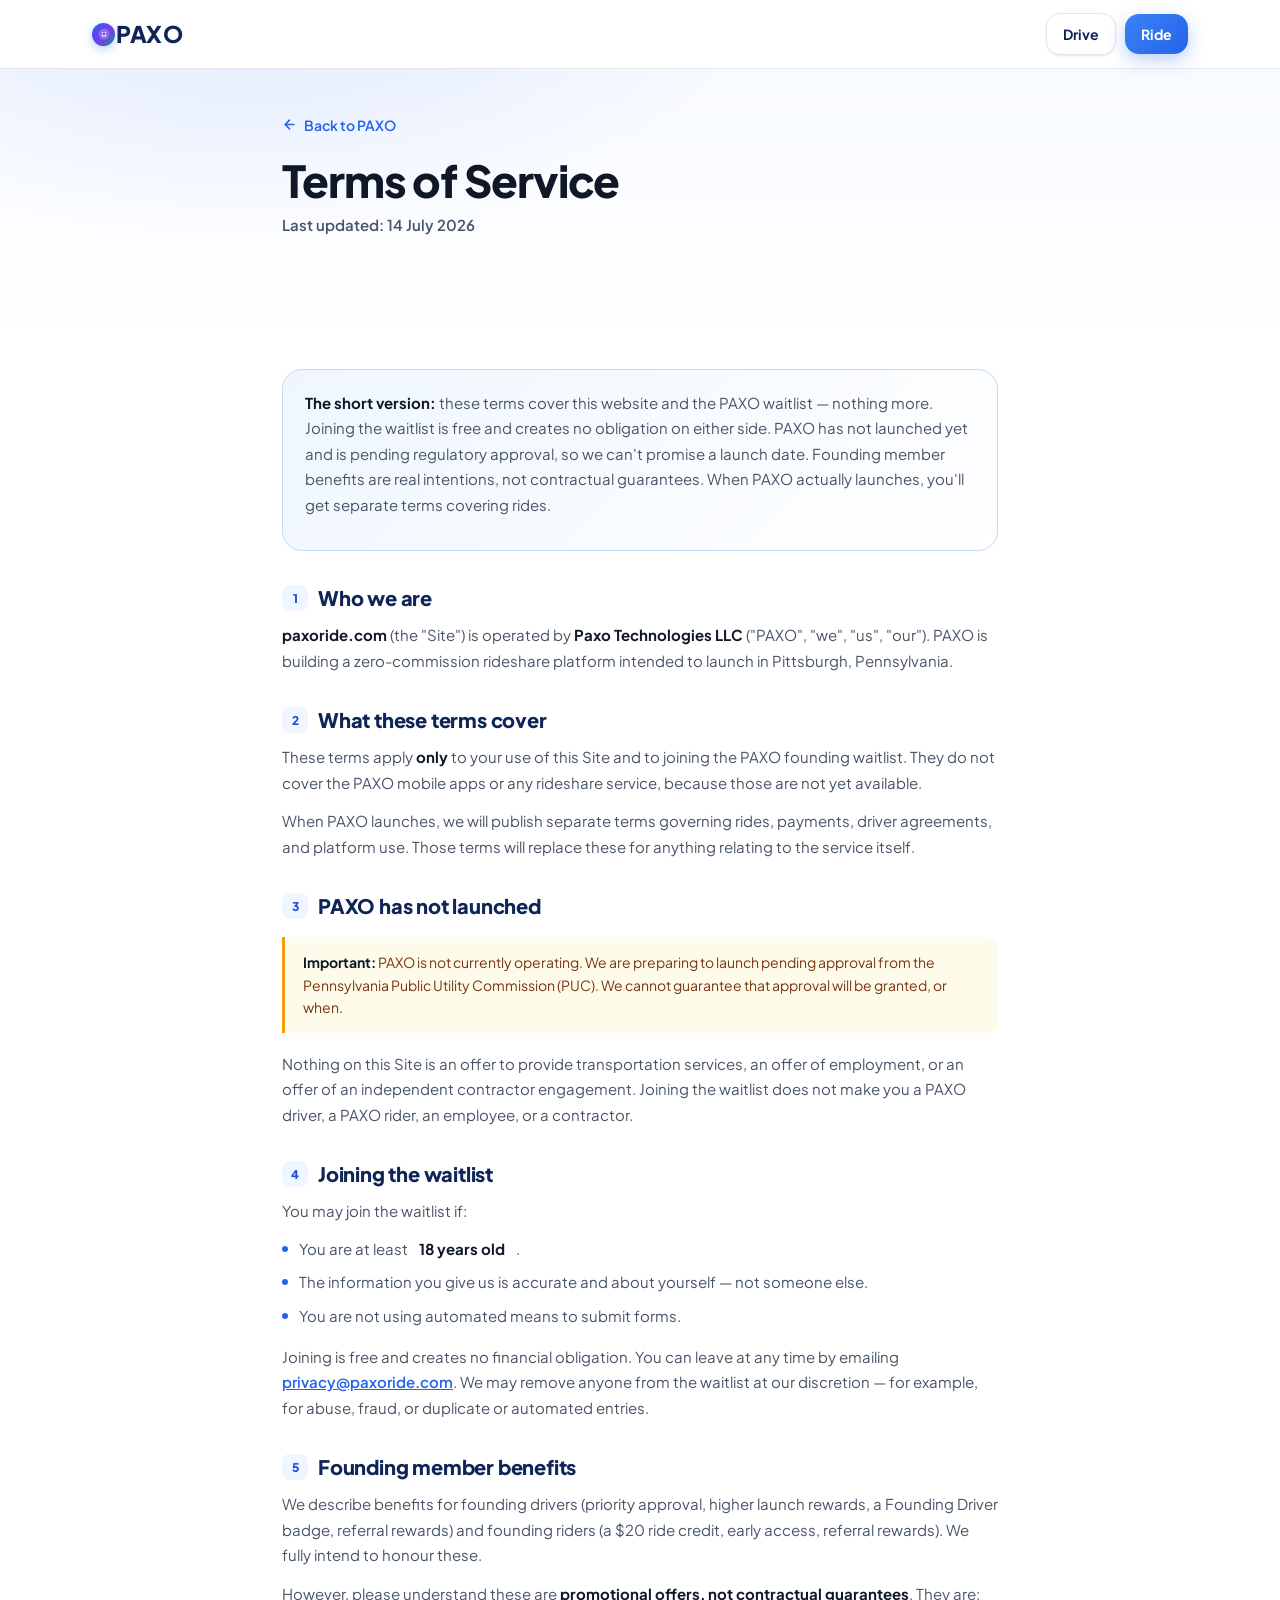
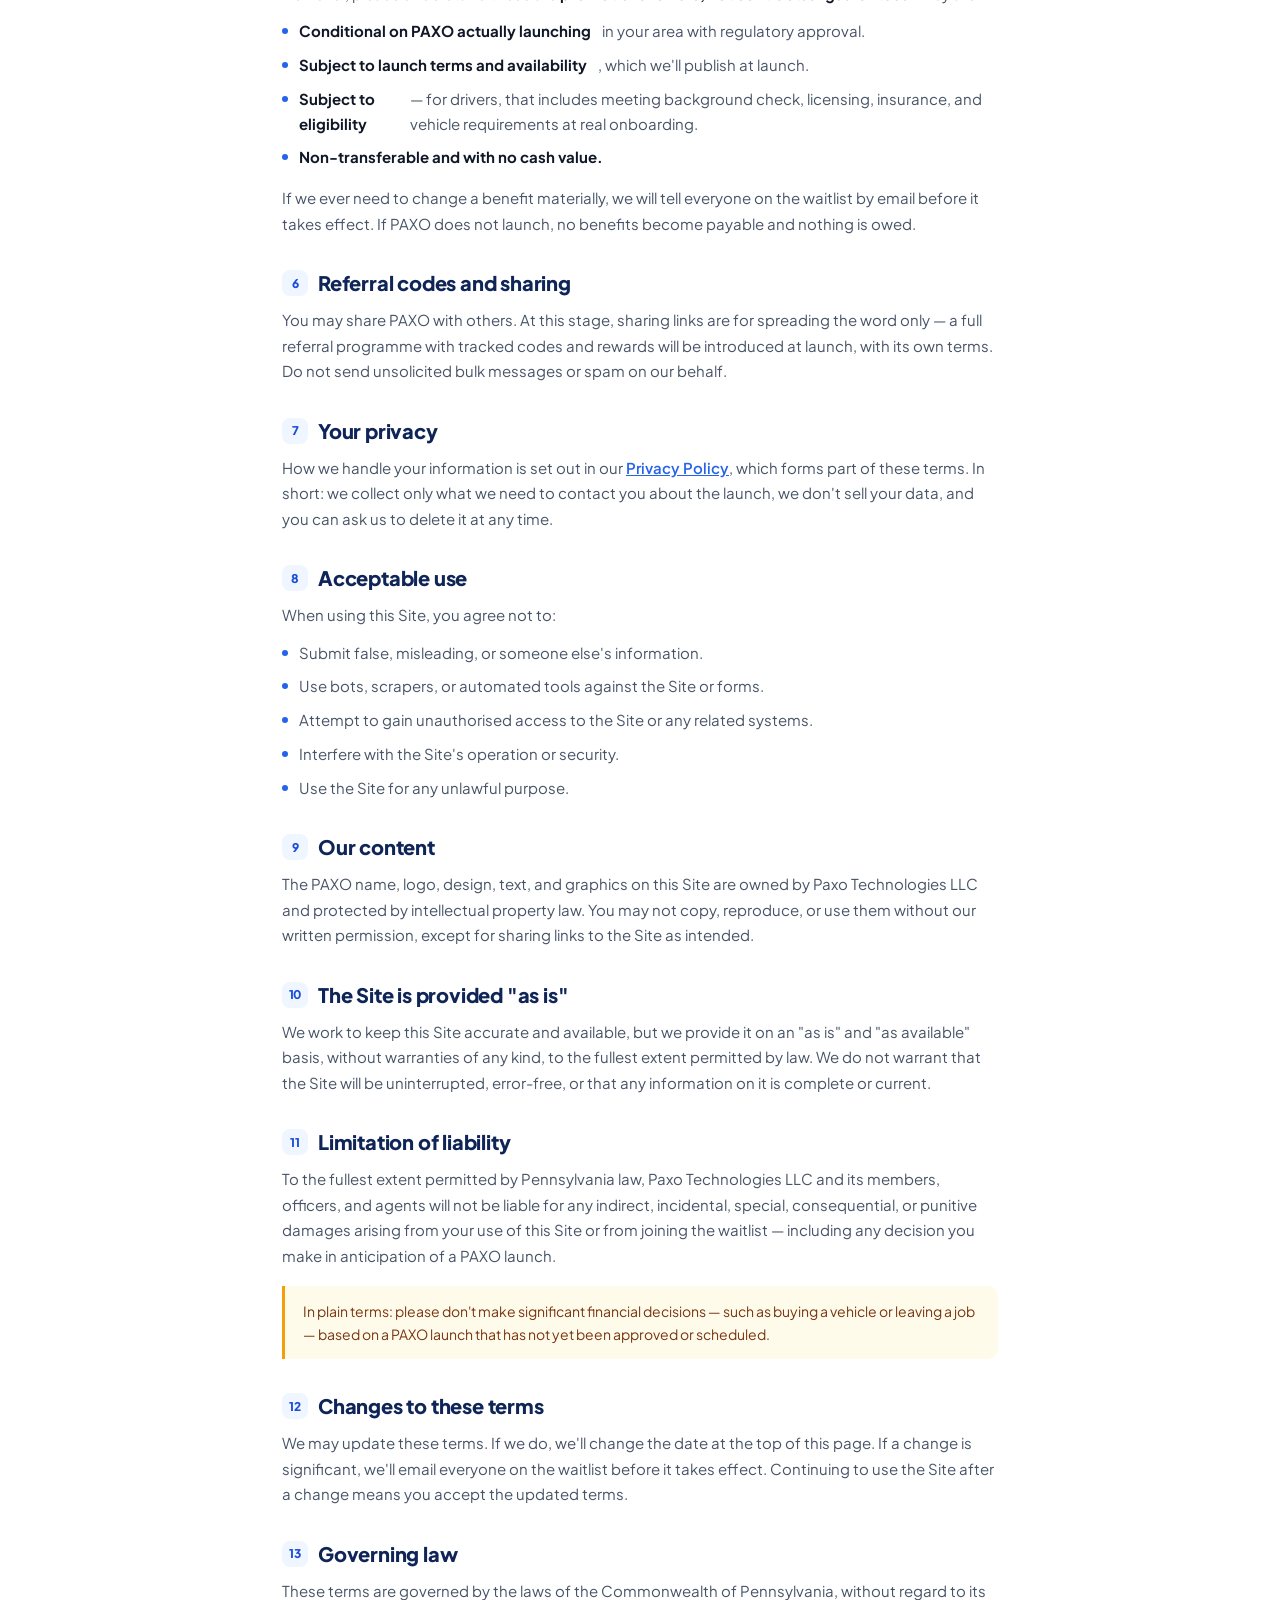
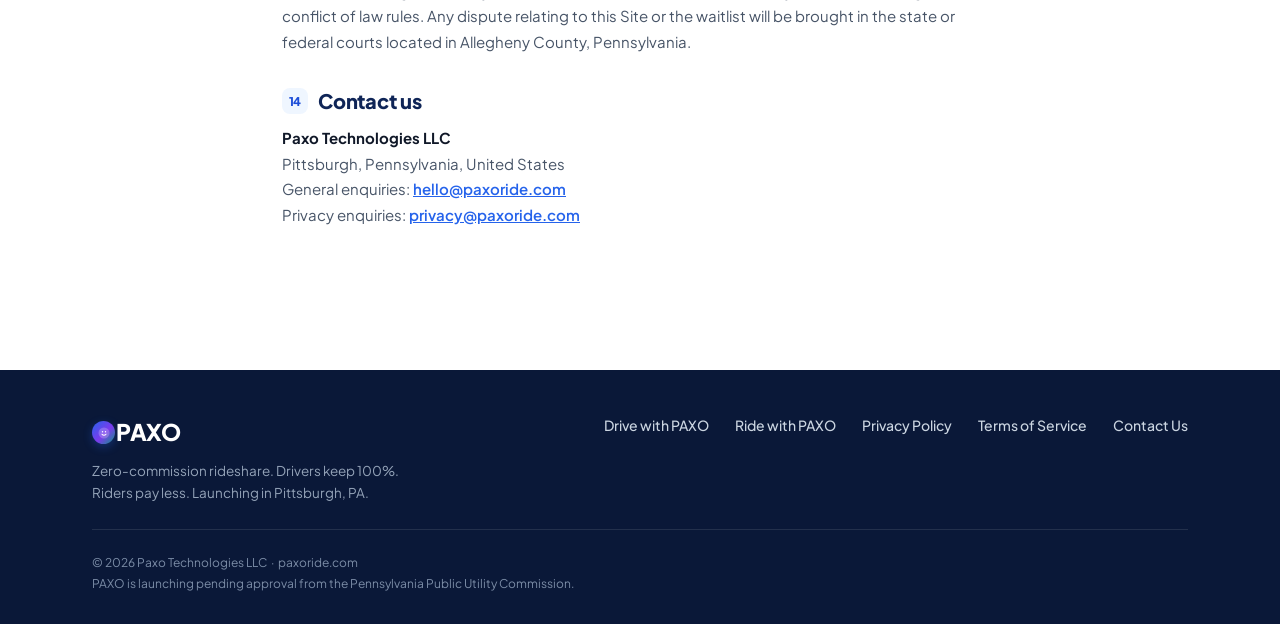
<file: terms.html>
<!DOCTYPE html>
<html lang="en">
<head>
<meta charset="UTF-8"/>
<meta name="viewport" content="width=device-width, initial-scale=1.0"/>
<title>Terms of Service — PAXO</title>
<meta name="description" content="Terms of Service for the PAXO waitlist at paxoride.com, operated by Paxo Technologies LLC."/>
<link rel="preconnect" href="https://fonts.googleapis.com"/>
<link rel="preconnect" href="https://fonts.gstatic.com" crossorigin/>
<link href="https://fonts.googleapis.com/css2?family=Plus+Jakarta+Sans:wght@400;500;600;700;800&display=swap" rel="stylesheet"/>
<link rel="stylesheet" href="/css/paxo.css"/>
<style>
  .doc-head{padding:44px 0 30px;
    background:radial-gradient(800px 380px at 20% -20%,rgba(37,99,235,.10),transparent 60%),
      linear-gradient(180deg,#F7FAFF 0%,#FFFFFF 100%)}
  .doc{max-width:760px;margin:0 auto;padding:0 22px 60px}
  .doc h1{font-size:clamp(30px,5vw,44px);margin-bottom:8px}
  .updated{font-size:13.5px;color:var(--mute);font-weight:600}
  .tldr{background:linear-gradient(135deg,var(--rb-wash),#fff);
    border:1px solid var(--rb-line);border-radius:var(--r-lg);
    padding:20px 22px;margin:28px 0 34px}
  .tldr b{color:var(--ink)}
  .tldr p{font-size:14.5px;color:var(--slate);line-height:1.65}
  .doc h2{font-size:20px;font-weight:800;color:var(--navy);margin:34px 0 11px;
    letter-spacing:-.01em;display:flex;align-items:center;gap:10px}
  .doc h2 .n{width:26px;height:26px;border-radius:8px;background:var(--rb-wash);
    color:var(--rb-dk);font-size:12px;font-weight:800;display:flex;
    align-items:center;justify-content:center;flex-shrink:0}
  .doc p{font-size:15px;color:var(--slate);margin-bottom:13px;line-height:1.7}
  .doc ul{list-style:none;margin:0 0 15px}
  .doc li{font-size:15px;color:var(--slate);display:flex;gap:11px;
    align-items:flex-start;margin-bottom:9px;line-height:1.65}
  .doc li::before{content:'';width:6px;height:6px;border-radius:50%;
    background:var(--rb);flex-shrink:0;margin-top:9px}
  .doc a{color:var(--rb);font-weight:600}
  .doc strong{color:var(--ink);font-weight:700}
  .callout{border-left:3px solid var(--amber);background:#FFFBEB;
    border-radius:0 var(--r-sm) var(--r-sm) 0;padding:14px 18px;margin:18px 0}
  .callout p{font-size:14px;color:#78350F;margin:0;line-height:1.6}
  .backlink{display:inline-flex;align-items:center;gap:7px;color:var(--mute);
    font-size:14px;text-decoration:none;font-weight:600;margin-bottom:20px}
  .backlink:hover{color:var(--navy)}
</style>
</head>
<body>

<nav class="nav">
  <div class="nav-in">
    <a class="logo" href="/">
      <span class="logo-txt"><span class="logo-pin">
        <svg viewBox="0 0 24 24" fill="none" aria-hidden="true">
          <circle cx="12" cy="12" r="11" fill="rgba(255,255,255,.22)"/>
          <path d="M8 14.5c1.2 1.4 2.5 2 4 2s2.8-.6 4-2" stroke="#fff" stroke-width="2.2" stroke-linecap="round"/>
          <circle cx="9" cy="9.5" r="1.4" fill="#fff"/><circle cx="15" cy="9.5" r="1.4" fill="#fff"/></svg>
      </span>PAX<span style="letter-spacing:-.04em">O</span></span>
    </a>
    <div style="display:flex;gap:9px;align-items:center">
      <a class="btn btn-ghost" href="/driver" style="padding:9px 16px;font-size:14px">Drive</a>
      <a class="btn btn-ride" href="/rider" style="padding:9px 16px;font-size:14px">Ride</a>
    </div>
  </div>
</nav>

<header class="doc-head">
  <div class="doc">
    <a class="backlink" href="/">
      <svg width="15" height="15" viewBox="0 0 24 24" fill="none" stroke="currentColor" stroke-width="2.5" stroke-linecap="round" stroke-linejoin="round"><path d="M19 12H5M12 19l-7-7 7-7"/></svg>
      Back to PAXO
    </a>
    <h1>Terms of Service</h1>
    <p class="updated">Last updated: 14 July 2026</p>
  </div>
</header>

<main class="doc">

  <div class="tldr">
    <p><b>The short version:</b> these terms cover this website and the PAXO waitlist &mdash; nothing more.
    Joining the waitlist is free and creates no obligation on either side. PAXO has not launched yet
    and is pending regulatory approval, so we can't promise a launch date. Founding member benefits
    are real intentions, not contractual guarantees. When PAXO actually launches, you'll get separate
    terms covering rides.</p>
  </div>

  <h2><span class="n">1</span> Who we are</h2>
  <p>
    <strong>paxoride.com</strong> (the "Site") is operated by <strong>Paxo Technologies LLC</strong>
    ("PAXO", "we", "us", "our"). PAXO is building a zero-commission rideshare platform intended to
    launch in Pittsburgh, Pennsylvania.
  </p>

  <h2><span class="n">2</span> What these terms cover</h2>
  <p>
    These terms apply <strong>only</strong> to your use of this Site and to joining the PAXO founding
    waitlist. They do not cover the PAXO mobile apps or any rideshare service, because those are not
    yet available.
  </p>
  <p>
    When PAXO launches, we will publish separate terms governing rides, payments, driver agreements,
    and platform use. Those terms will replace these for anything relating to the service itself.
  </p>

  <h2><span class="n">3</span> PAXO has not launched</h2>
  <div class="callout">
    <p><strong>Important:</strong> PAXO is not currently operating. We are preparing to launch pending
    approval from the Pennsylvania Public Utility Commission (PUC). We cannot guarantee that approval
    will be granted, or when.</p>
  </div>
  <p>
    Nothing on this Site is an offer to provide transportation services, an offer of employment, or an
    offer of an independent contractor engagement. Joining the waitlist does not make you a PAXO driver,
    a PAXO rider, an employee, or a contractor.
  </p>

  <h2><span class="n">4</span> Joining the waitlist</h2>
  <p>You may join the waitlist if:</p>
  <ul>
    <li>You are at least <strong>18 years old</strong>.</li>
    <li>The information you give us is accurate and about yourself &mdash; not someone else.</li>
    <li>You are not using automated means to submit forms.</li>
  </ul>
  <p>
    Joining is free and creates no financial obligation. You can leave at any time by emailing
    <a href="mailto:privacy@paxoride.com">privacy@paxoride.com</a>. We may remove anyone from the
    waitlist at our discretion &mdash; for example, for abuse, fraud, or duplicate or automated entries.
  </p>

  <h2><span class="n">5</span> Founding member benefits</h2>
  <p>
    We describe benefits for founding drivers (priority approval, higher launch rewards, a Founding
    Driver badge, referral rewards) and founding riders (a $20 ride credit, early access, referral
    rewards). We fully intend to honour these.
  </p>
  <p>
    However, please understand these are <strong>promotional offers, not contractual guarantees</strong>.
    They are:
  </p>
  <ul>
    <li><strong>Conditional on PAXO actually launching</strong> in your area with regulatory approval.</li>
    <li><strong>Subject to launch terms and availability</strong>, which we'll publish at launch.</li>
    <li><strong>Subject to eligibility</strong> &mdash; for drivers, that includes meeting background check, licensing, insurance, and vehicle requirements at real onboarding.</li>
    <li><strong>Non-transferable and with no cash value.</strong></li>
  </ul>
  <p>
    If we ever need to change a benefit materially, we will tell everyone on the waitlist by email
    before it takes effect. If PAXO does not launch, no benefits become payable and nothing is owed.
  </p>

  <h2><span class="n">6</span> Referral codes and sharing</h2>
  <p>
    You may share PAXO with others. At this stage, sharing links are for spreading the word only &mdash;
    a full referral programme with tracked codes and rewards will be introduced at launch, with its own
    terms. Do not send unsolicited bulk messages or spam on our behalf.
  </p>

  <h2><span class="n">7</span> Your privacy</h2>
  <p>
    How we handle your information is set out in our <a href="/privacy">Privacy Policy</a>, which
    forms part of these terms. In short: we collect only what we need to contact you about the launch,
    we don't sell your data, and you can ask us to delete it at any time.
  </p>

  <h2><span class="n">8</span> Acceptable use</h2>
  <p>When using this Site, you agree not to:</p>
  <ul>
    <li>Submit false, misleading, or someone else's information.</li>
    <li>Use bots, scrapers, or automated tools against the Site or forms.</li>
    <li>Attempt to gain unauthorised access to the Site or any related systems.</li>
    <li>Interfere with the Site's operation or security.</li>
    <li>Use the Site for any unlawful purpose.</li>
  </ul>

  <h2><span class="n">9</span> Our content</h2>
  <p>
    The PAXO name, logo, design, text, and graphics on this Site are owned by Paxo Technologies LLC and
    protected by intellectual property law. You may not copy, reproduce, or use them without our written
    permission, except for sharing links to the Site as intended.
  </p>

  <h2><span class="n">10</span> The Site is provided "as is"</h2>
  <p>
    We work to keep this Site accurate and available, but we provide it on an "as is" and "as available"
    basis, without warranties of any kind, to the fullest extent permitted by law. We do not warrant that
    the Site will be uninterrupted, error-free, or that any information on it is complete or current.
  </p>

  <h2><span class="n">11</span> Limitation of liability</h2>
  <p>
    To the fullest extent permitted by Pennsylvania law, Paxo Technologies LLC and its members, officers,
    and agents will not be liable for any indirect, incidental, special, consequential, or punitive damages
    arising from your use of this Site or from joining the waitlist &mdash; including any decision you make
    in anticipation of a PAXO launch.
  </p>
  <div class="callout">
    <p>In plain terms: please don't make significant financial decisions &mdash; such as buying a vehicle
    or leaving a job &mdash; based on a PAXO launch that has not yet been approved or scheduled.</p>
  </div>

  <h2><span class="n">12</span> Changes to these terms</h2>
  <p>
    We may update these terms. If we do, we'll change the date at the top of this page. If a change is
    significant, we'll email everyone on the waitlist before it takes effect. Continuing to use the Site
    after a change means you accept the updated terms.
  </p>

  <h2><span class="n">13</span> Governing law</h2>
  <p>
    These terms are governed by the laws of the Commonwealth of Pennsylvania, without regard to its
    conflict of law rules. Any dispute relating to this Site or the waitlist will be brought in the state
    or federal courts located in Allegheny County, Pennsylvania.
  </p>

  <h2><span class="n">14</span> Contact us</h2>
  <p>
    <strong>Paxo Technologies LLC</strong><br/>
    Pittsburgh, Pennsylvania, United States<br/>
    General enquiries: <a href="mailto:hello@paxoride.com">hello@paxoride.com</a><br/>
    Privacy enquiries: <a href="mailto:privacy@paxoride.com">privacy@paxoride.com</a>
  </p>

</main>

<footer class="foot">
  <div class="shell">
    <div class="foot-grid">
      <div>
        <span class="logo-txt" style="color:#fff"><span class="logo-pin">
          <svg viewBox="0 0 24 24" fill="none" aria-hidden="true">
            <circle cx="12" cy="12" r="11" fill="rgba(255,255,255,.22)"/>
            <path d="M8 14.5c1.2 1.4 2.5 2 4 2s2.8-.6 4-2" stroke="#fff" stroke-width="2.2" stroke-linecap="round"/>
            <circle cx="9" cy="9.5" r="1.4" fill="#fff"/><circle cx="15" cy="9.5" r="1.4" fill="#fff"/></svg>
        </span>PAXO</span>
        <p class="foot-tag">Zero-commission rideshare. Drivers keep 100%. Riders pay less. Launching in Pittsburgh, PA.</p>
      </div>
      <div class="foot-links">
        <a href="/driver">Drive with PAXO</a><a href="/rider">Ride with PAXO</a>
        <a href="/privacy">Privacy Policy</a><a href="/terms">Terms of Service</a>
        <a href="mailto:hello@paxoride.com">Contact Us</a>
      </div>
    </div>
    <div class="foot-legal">
      &copy; 2026 Paxo Technologies LLC &nbsp;&middot;&nbsp; paxoride.com<br/>
      PAXO is launching pending approval from the Pennsylvania Public Utility Commission.
    </div>
  </div>
</footer>

</body>
</html>
</file>
<file: css/paxo.css>
/* ══════════════════════════════════════════════════════════
   PAXO — shared design system
   Bright, warm, human. Driver = green. Rider = blue.
   ══════════════════════════════════════════════════════════ */

*,*::before,*::after{margin:0;padding:0;box-sizing:border-box}

:root{
  /* Brand */
  --navy:#0F2557;
  --navy-deep:#0A1838;
  --ink:#101828;
  --slate:#475467;
  --mute:#667085;
  --hair:#E4E7EC;
  --paper:#FFFFFF;
  --wash:#F7F9FC;

  /* Driver — green */
  --dg:#16A34A;
  --dg-lt:#22C55E;
  --dg-dk:#15803D;
  --dg-wash:#F0FDF4;
  --dg-line:#BBF7D0;

  /* Rider — blue */
  --rb:#2563EB;
  --rb-lt:#3B82F6;
  --rb-dk:#1D4ED8;
  --rb-wash:#EFF6FF;
  --rb-line:#BFDBFE;

  /* Accents */
  --teal:#0D9488;
  --violet:#7C3AED;
  --amber:#F59E0B;
  --coral:#F97316;

  --shadow-sm:0 1px 3px rgba(16,24,40,.06),0 1px 2px rgba(16,24,40,.04);
  --shadow:0 4px 16px rgba(16,24,40,.07),0 2px 6px rgba(16,24,40,.04);
  --shadow-lg:0 18px 48px rgba(16,24,40,.11),0 6px 16px rgba(16,24,40,.05);
  --shadow-xl:0 32px 72px rgba(15,37,87,.16);

  --r-sm:10px; --r:14px; --r-lg:20px; --r-xl:28px;
}

html{scroll-behavior:smooth}
body{
  background:var(--paper);color:var(--ink);
  font-family:'Plus Jakarta Sans',-apple-system,BlinkMacSystemFont,'Segoe UI',sans-serif;
  -webkit-font-smoothing:antialiased;line-height:1.6;overflow-x:hidden;
}

/* ── Type ── */
h1,h2,h3,h4{font-family:'Plus Jakarta Sans',sans-serif;letter-spacing:-.025em;line-height:1.1}
h1{font-size:clamp(38px,6.2vw,68px);font-weight:800}
h2{font-size:clamp(26px,3.6vw,38px);font-weight:800}
h3{font-size:19px;font-weight:700;letter-spacing:-.01em}

/* ── Shell ── */
.shell{max-width:1140px;margin:0 auto;padding:0 22px}
.shell-sm{max-width:760px;margin:0 auto;padding:0 22px}

/* ── Nav ── */
.nav{position:sticky;top:0;z-index:50;background:rgba(255,255,255,.86);
  backdrop-filter:saturate(180%) blur(14px);border-bottom:1px solid var(--hair)}
.nav-in{max-width:1140px;margin:0 auto;padding:13px 22px;
  display:flex;align-items:center;justify-content:space-between;gap:16px}

/* ── Logo ── */
.logo{display:flex;align-items:center;gap:10px;text-decoration:none;flex-shrink:0}
.logo-img{height:34px;width:auto;display:block}
.logo-txt{font-size:23px;font-weight:800;letter-spacing:-.02em;color:var(--navy);
  display:flex;align-items:center;gap:1px}
.logo-pin{width:23px;height:23px;border-radius:50%;
  background:linear-gradient(135deg,var(--rb) 0%,var(--violet) 55%,var(--teal) 100%);
  display:inline-flex;align-items:center;justify-content:center;
  box-shadow:0 3px 10px rgba(37,99,235,.32)}
.logo-pin svg{width:12px;height:12px}

/* ── Buttons ── */
.btn{display:inline-flex;align-items:center;justify-content:center;gap:8px;
  border:none;border-radius:var(--r);padding:13px 22px;font-size:15px;font-weight:700;
  font-family:inherit;cursor:pointer;text-decoration:none;
  transition:transform .12s,box-shadow .2s,background .2s;white-space:nowrap}
.btn:active{transform:translateY(1px)}
.btn:focus-visible{outline:3px solid rgba(37,99,235,.4);outline-offset:2px}

.btn-drive{background:linear-gradient(135deg,var(--dg-lt),var(--dg));color:#fff;
  box-shadow:0 6px 18px rgba(22,163,74,.3)}
.btn-drive:hover{box-shadow:0 10px 26px rgba(22,163,74,.4)}

.btn-ride{background:linear-gradient(135deg,var(--rb-lt),var(--rb));color:#fff;
  box-shadow:0 6px 18px rgba(37,99,235,.3)}
.btn-ride:hover{box-shadow:0 10px 26px rgba(37,99,235,.4)}

.btn-ghost{background:var(--paper);color:var(--navy);border:1.5px solid var(--hair);
  box-shadow:var(--shadow-sm)}
.btn-ghost:hover{border-color:var(--navy);background:var(--wash)}

.btn-lg{padding:17px 30px;font-size:16.5px;border-radius:var(--r-lg)}
.btn-full{width:100%}
.btn:disabled{opacity:.55;cursor:not-allowed;transform:none}

/* ── Pills ── */
.pill{display:inline-flex;align-items:center;gap:7px;border-radius:100px;
  padding:6px 14px;font-size:12px;font-weight:700;letter-spacing:.02em}
.pill-live{background:linear-gradient(135deg,var(--dg-wash),var(--rb-wash));
  color:var(--navy);border:1px solid var(--rb-line)}
.pill-live::before{content:'';width:7px;height:7px;border-radius:50%;
  background:var(--dg);animation:ping 2s ease-in-out infinite}
@keyframes ping{0%,100%{opacity:1;transform:scale(1)}50%{opacity:.4;transform:scale(.8)}}

/* ── Cards ── */
.card{background:var(--paper);border:1px solid var(--hair);border-radius:var(--r-lg);
  box-shadow:var(--shadow);overflow:hidden}

/* ── Forms ── */
.fset{background:var(--paper);border:1px solid var(--hair);border-radius:var(--r-lg);
  box-shadow:var(--shadow-sm);padding:24px;margin-bottom:16px}
.fset-head{display:flex;align-items:center;gap:11px;margin-bottom:18px}
.fset-ico{width:38px;height:38px;border-radius:11px;display:flex;align-items:center;
  justify-content:center;flex-shrink:0}
.fset-head h3{font-size:16px;font-weight:700}
.fset-head p{font-size:13px;color:var(--mute);margin-top:1px;line-height:1.4}

.frow{display:grid;grid-template-columns:1fr 1fr;gap:13px}
.f{margin-bottom:14px}
.f:last-child{margin-bottom:0}
.f label{display:block;font-size:13px;font-weight:600;color:var(--slate);margin-bottom:6px}
.f label .opt{color:var(--mute);font-weight:400}
.f input[type=text],.f input[type=email],.f input[type=tel],.f select{
  width:100%;background:var(--paper);border:1.5px solid var(--hair);border-radius:var(--r-sm);
  padding:12px 14px;font-size:15px;font-family:inherit;color:var(--ink);outline:none;
  transition:border-color .16s,box-shadow .16s}
.f input::placeholder{color:#9AA5B8}
.f input:focus,.f select:focus{border-color:var(--rb);box-shadow:0 0 0 4px rgba(37,99,235,.1)}
.f select{appearance:none;cursor:pointer;padding-right:38px;
  background-image:url("data:image/svg+xml,%3Csvg xmlns='http://www.w3.org/2000/svg' width='12' height='12' viewBox='0 0 24 24' fill='none' stroke='%23667085' stroke-width='2.5'%3E%3Cpath d='M6 9l6 6 6-6'/%3E%3C/svg%3E");
  background-repeat:no-repeat;background-position:right 14px center}

/* Invalid input feedback — only after the user has touched the field */
.f input:not(:placeholder-shown):invalid{
  border-color:#F04438;
  box-shadow:0 0 0 4px rgba(240,68,56,.09);
}
.f input:not(:placeholder-shown):invalid + .err{display:block}
.err{display:none;font-size:12.5px;color:#B42318;margin-top:6px;font-weight:600}

/* Radio / checkbox groups */
.opts{display:flex;gap:9px;flex-wrap:wrap}
.opt-btn{position:relative;flex:1;min-width:88px}
.opt-btn input{position:absolute;opacity:0;width:0;height:0}
.opt-btn span{display:flex;align-items:center;justify-content:center;
  padding:11px 12px;border:1.5px solid var(--hair);border-radius:var(--r-sm);
  font-size:14px;font-weight:600;color:var(--slate);cursor:pointer;
  transition:all .16s;background:var(--paper);text-align:center;line-height:1.3}
.opt-btn input:checked+span{border-color:var(--rb);background:var(--rb-wash);color:var(--rb-dk)}
.opt-btn input:focus-visible+span{outline:2px solid var(--rb);outline-offset:2px}
.opts-green .opt-btn input:checked+span{border-color:var(--dg);background:var(--dg-wash);color:var(--dg-dk)}

.checks{display:grid;grid-template-columns:repeat(auto-fit,minmax(140px,1fr));gap:9px}
.chk{position:relative}
.chk input{position:absolute;opacity:0;width:0;height:0}
.chk span{display:flex;align-items:center;gap:9px;padding:11px 13px;
  border:1.5px solid var(--hair);border-radius:var(--r-sm);font-size:14px;
  font-weight:500;color:var(--slate);cursor:pointer;transition:all .16s;background:var(--paper)}
.chk span::before{content:'';width:17px;height:17px;border:1.5px solid #C8D0DD;
  border-radius:5px;flex-shrink:0;transition:all .16s}
.chk input:checked+span{border-color:var(--rb);background:var(--rb-wash);color:var(--rb-dk)}
.chk input:checked+span::before{background:var(--rb);border-color:var(--rb);
  background-image:url("data:image/svg+xml,%3Csvg xmlns='http://www.w3.org/2000/svg' viewBox='0 0 24 24' fill='none' stroke='white' stroke-width='3.5' stroke-linecap='round' stroke-linejoin='round'%3E%3Cpath d='M20 6L9 17l-5-5'/%3E%3C/svg%3E");
  background-size:12px;background-position:center;background-repeat:no-repeat}
.chk input:focus-visible+span{outline:2px solid var(--rb);outline-offset:2px}

/* Conditional reveal */
.reveal{max-height:0;opacity:0;overflow:hidden;
  transition:max-height .34s cubic-bezier(.4,0,.2,1),opacity .24s,margin .3s}
.reveal.open{max-height:280px;opacity:1;margin-top:14px}

/* Consent */
.consent{display:flex;gap:11px;align-items:flex-start;font-size:13.5px;
  color:var(--slate);line-height:1.55;cursor:pointer}
.consent input{width:18px;height:18px;margin-top:2px;flex-shrink:0;cursor:pointer;
  accent-color:var(--rb)}
.consent a{color:var(--rb);font-weight:600}

/* ── Progress ── */
.prog-wrap{position:sticky;top:59px;z-index:40;background:rgba(255,255,255,.94);
  backdrop-filter:blur(10px);border-bottom:1px solid var(--hair);padding:11px 0}
.prog-in{max-width:760px;margin:0 auto;padding:0 22px;
  display:flex;align-items:center;gap:14px}
.prog-track{flex:1;height:7px;background:var(--hair);border-radius:5px;overflow:hidden}
.prog-fill{height:100%;border-radius:5px;width:0%;
  transition:width .45s cubic-bezier(.4,0,.2,1)}
.prog-fill.green{background:linear-gradient(90deg,var(--dg-lt),var(--dg))}
.prog-fill.blue{background:linear-gradient(90deg,var(--rb-lt),var(--rb))}
.prog-txt{font-size:12.5px;font-weight:700;color:var(--slate);white-space:nowrap;
  min-width:74px;text-align:right}

/* ── Footer ── */
.foot{background:var(--navy-deep);color:#fff;padding:44px 0 30px;margin-top:70px}
.foot-grid{display:flex;justify-content:space-between;gap:28px;flex-wrap:wrap;
  padding-bottom:26px;border-bottom:1px solid rgba(255,255,255,.1)}
.foot .logo-txt{color:#fff}
.foot-tag{font-size:13.5px;color:#94A3B8;margin-top:9px;max-width:320px;line-height:1.6}
.foot-links{display:flex;gap:26px;flex-wrap:wrap}
.foot-links a{color:#CBD5E1;text-decoration:none;font-size:14px;font-weight:500}
.foot-links a:hover{color:#fff}
.foot-legal{padding-top:22px;font-size:12px;color:#7B8CA6;line-height:1.75}

/* ── Utility ── */
.center{text-align:center}
.mute{color:var(--mute)}
.fine{font-size:12.5px;color:var(--mute);line-height:1.55}

@media(max-width:640px){
  .frow{grid-template-columns:1fr}
  .fset{padding:19px}
  .foot-grid{flex-direction:column;gap:22px}
}
@media(prefers-reduced-motion:reduce){
  *{animation:none!important;transition:none!important}
  html{scroll-behavior:auto}
}
</file>
